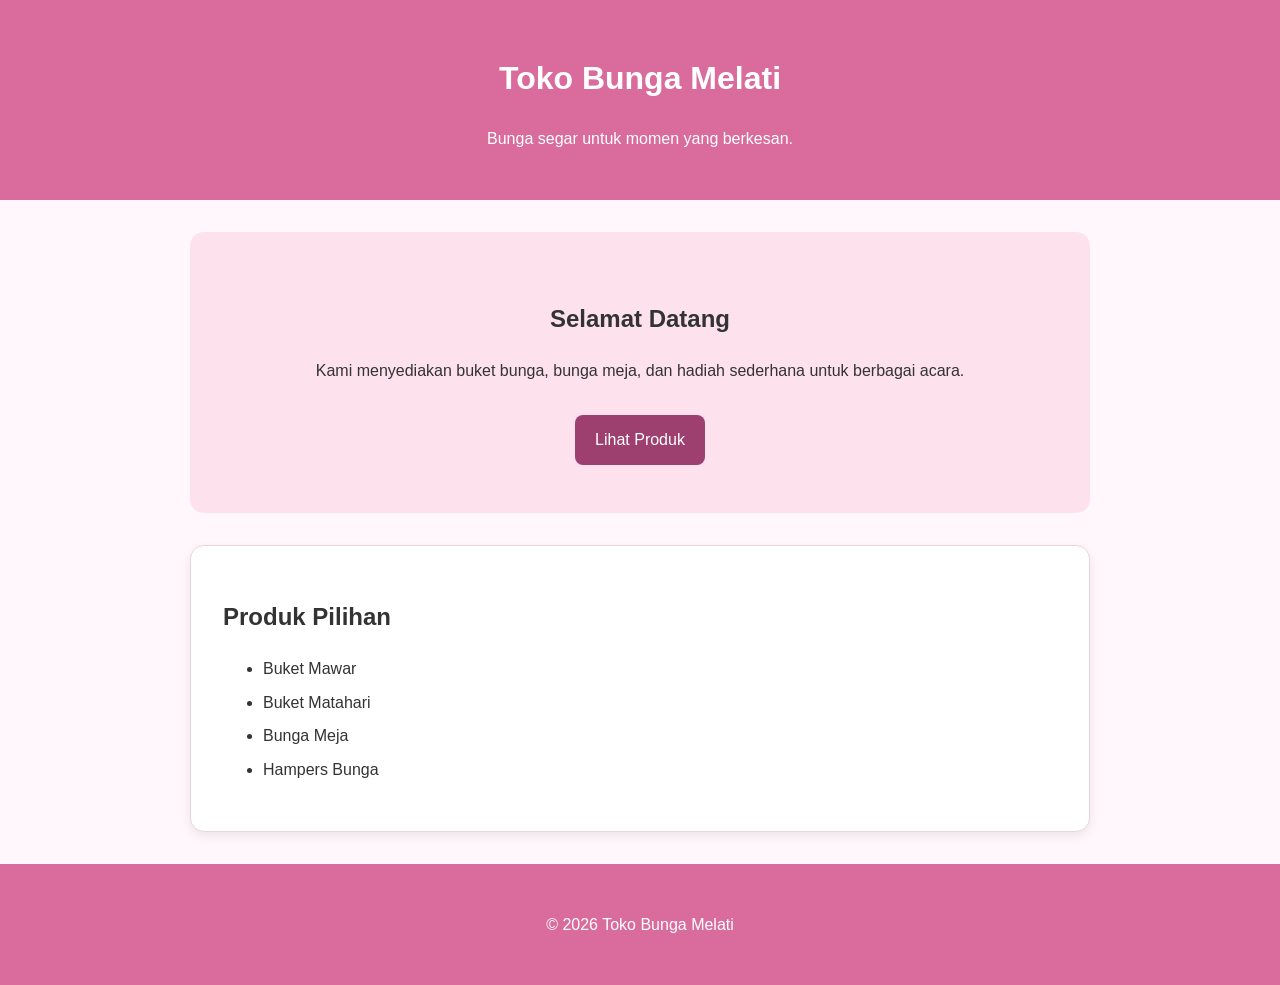
<file: Project_Cisco_CSS/01_Styling_Simple_Web_Page/index.html>
<!DOCTYPE html>
<html lang="id">
<head>
    <meta charset="UTF-8">
    <meta name="viewport" content="width=device-width, initial-scale=1.0">
    <title>Toko Bunga Melati</title>
    <link rel="stylesheet" href="style.css">
</head>
<body>
    <header class="header">
        <h1>Toko Bunga Melati</h1>
        <p>Bunga segar untuk momen yang berkesan.</p>
    </header>

    <main class="container">
        <section class="hero">
            <h2>Selamat Datang</h2>
            <p>Kami menyediakan buket bunga, bunga meja, dan hadiah sederhana untuk berbagai acara.</p>
            <a class="button" href="#produk">Lihat Produk</a>
        </section>

        <section id="produk" class="card">
            <h2>Produk Pilihan</h2>
            <ul>
                <li>Buket Mawar</li>
                <li>Buket Matahari</li>
                <li>Bunga Meja</li>
                <li>Hampers Bunga</li>
            </ul>
        </section>
    </main>

    <footer class="footer">
        <p>&copy; 2026 Toko Bunga Melati</p>
    </footer>
</body>
</html>
</file>
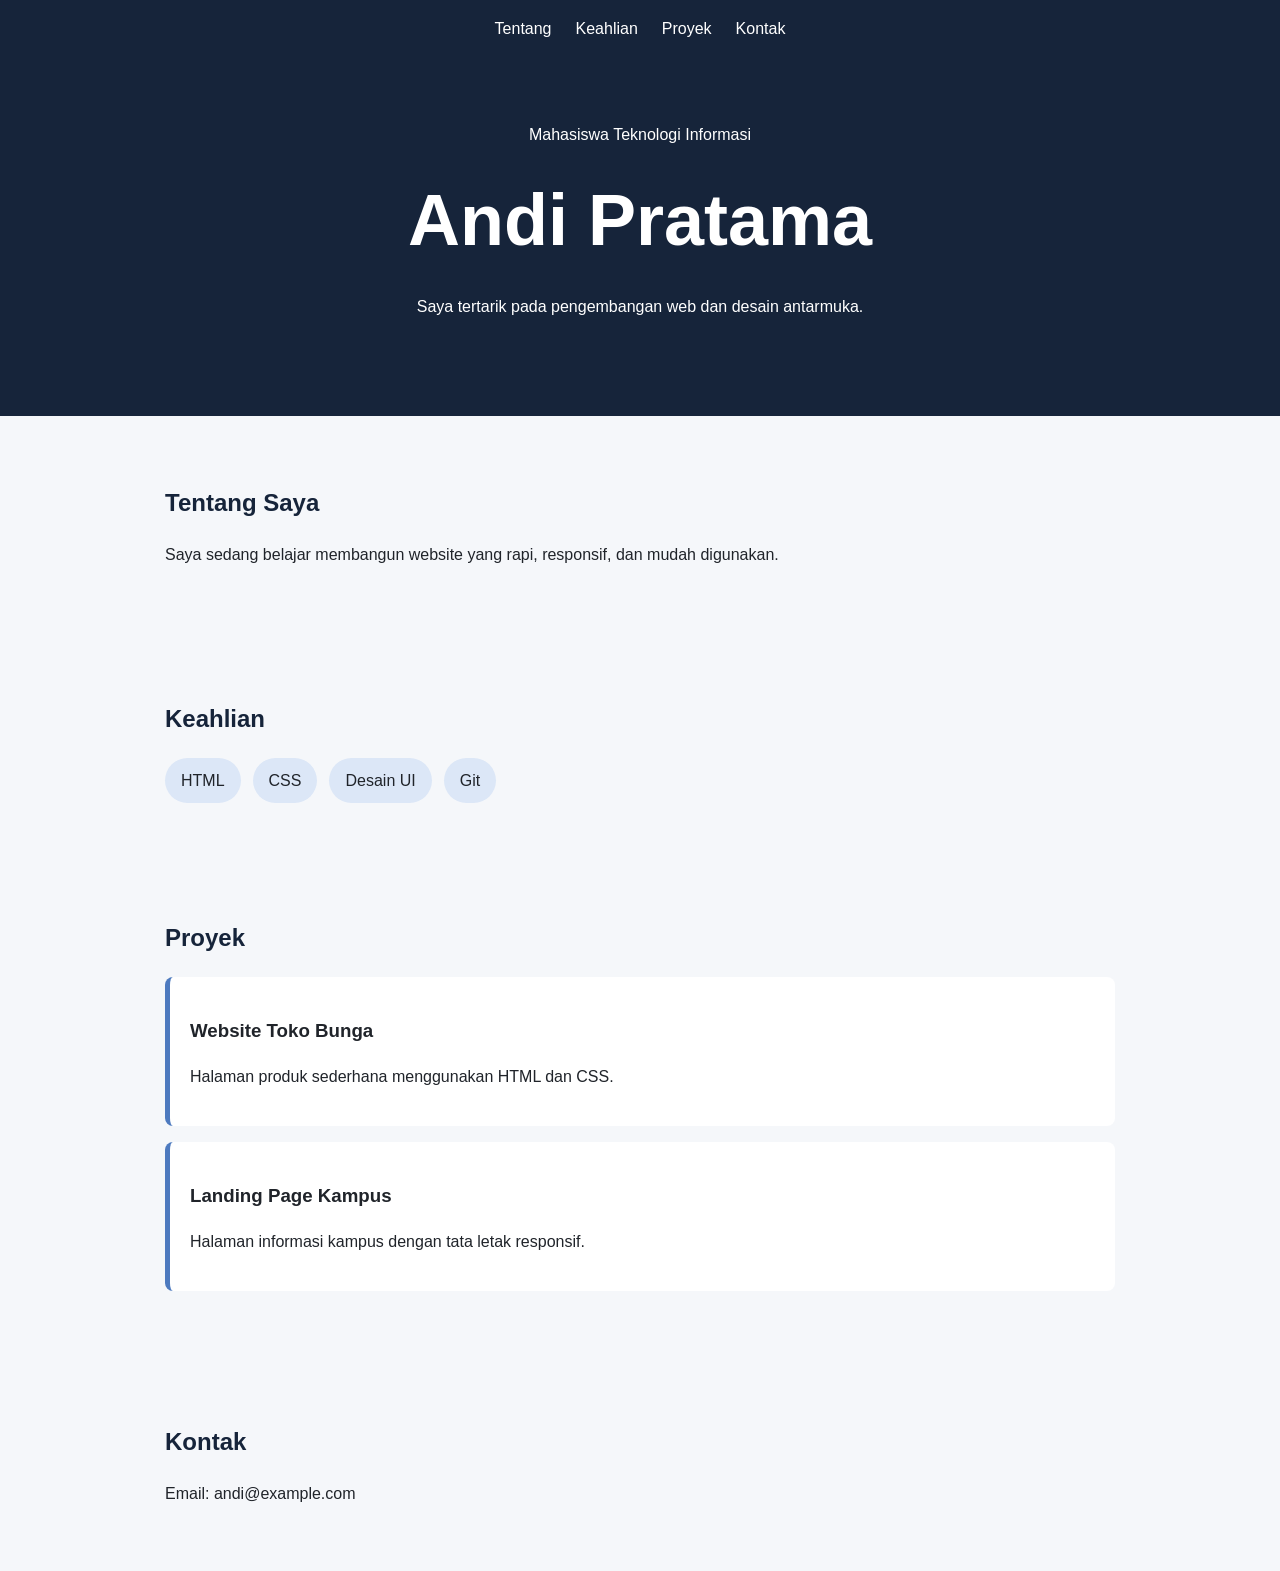
<file: Project_Cisco_CSS/02_Membuat_Portofolio/index.html>
<!DOCTYPE html>
<html lang="id">
<head>
    <meta charset="UTF-8">
    <meta name="viewport" content="width=device-width, initial-scale=1.0">
    <title>Portofolio Andi Pratama</title>
    <link rel="stylesheet" href="style.css">
</head>
<body>
    <header class="header">
        <nav>
            <a href="#tentang">Tentang</a>
            <a href="#keahlian">Keahlian</a>
            <a href="#proyek">Proyek</a>
            <a href="#kontak">Kontak</a>
        </nav>
        <section class="intro">
            <p>Mahasiswa Teknologi Informasi</p>
            <h1>Andi Pratama</h1>
            <p>Saya tertarik pada pengembangan web dan desain antarmuka.</p>
        </section>
    </header>

    <main class="container">
        <section id="tentang" class="section">
            <h2>Tentang Saya</h2>
            <p>Saya sedang belajar membangun website yang rapi, responsif, dan mudah digunakan.</p>
        </section>

        <section id="keahlian" class="section">
            <h2>Keahlian</h2>
            <div class="skills">
                <span>HTML</span><span>CSS</span><span>Desain UI</span><span>Git</span>
            </div>
        </section>

        <section id="proyek" class="section">
            <h2>Proyek</h2>
            <article class="project"><h3>Website Toko Bunga</h3><p>Halaman produk sederhana menggunakan HTML dan CSS.</p></article>
            <article class="project"><h3>Landing Page Kampus</h3><p>Halaman informasi kampus dengan tata letak responsif.</p></article>
        </section>

        <section id="kontak" class="section">
            <h2>Kontak</h2>
            <p>Email: andi@example.com</p>
        </section>
    </main>
</body>
</html>
</file>
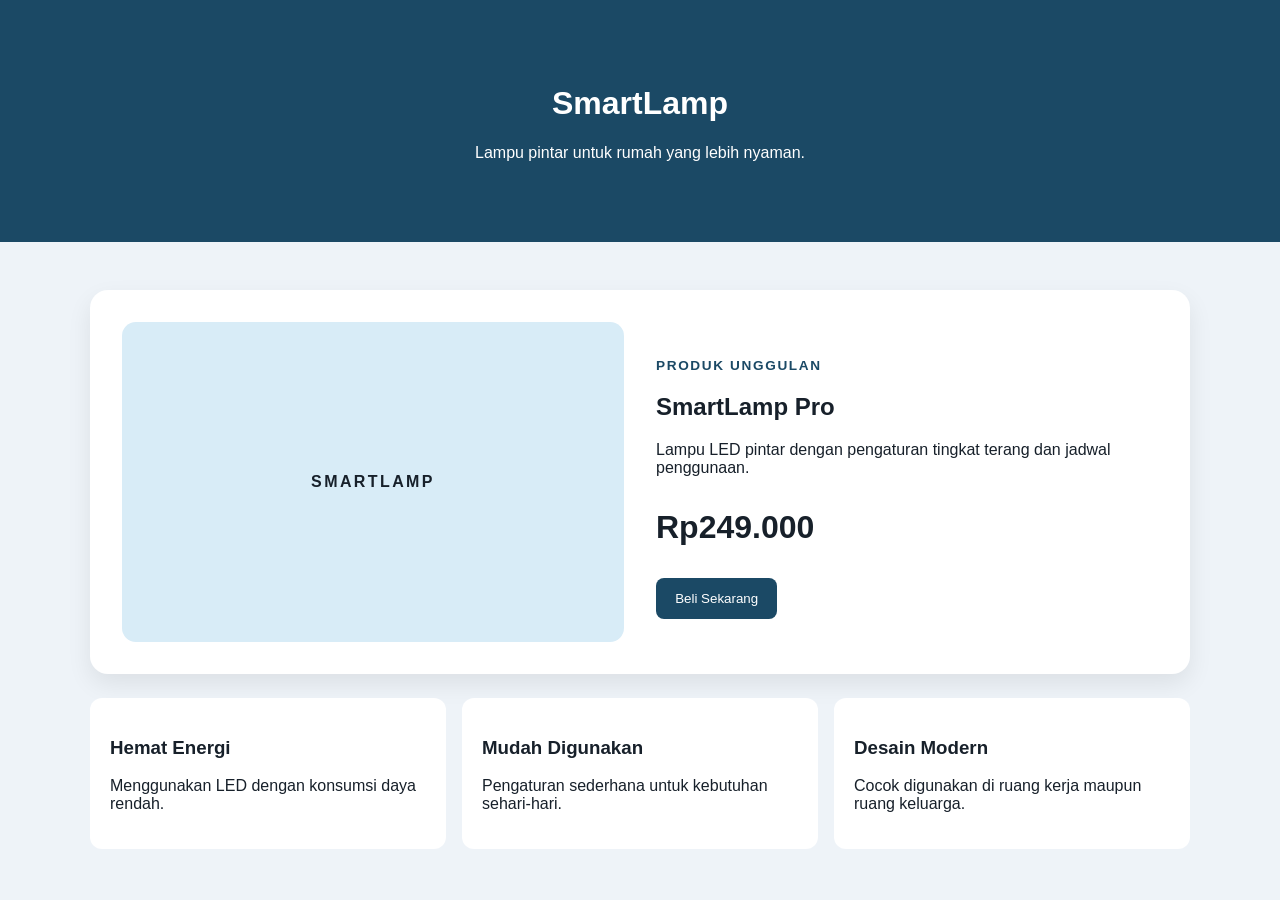
<file: Project_Cisco_CSS/03_Product_Showcase/index.html>
<!DOCTYPE html>
<html lang="id">
<head>
    <meta charset="UTF-8">
    <meta name="viewport" content="width=device-width, initial-scale=1.0">
    <title>SmartLamp - Etalase Produk</title>
    <link rel="stylesheet" href="style.css">
</head>
<body>
    <header class="header">
        <h1>SmartLamp</h1>
        <p>Lampu pintar untuk rumah yang lebih nyaman.</p>
    </header>

    <main class="container">
        <section class="product">
            <div class="product-visual" aria-label="Ilustrasi produk">SMARTLAMP</div>
            <div class="product-info">
                <p class="label">PRODUK UNGGULAN</p>
                <h2>SmartLamp Pro</h2>
                <p>Lampu LED pintar dengan pengaturan tingkat terang dan jadwal penggunaan.</p>
                <p class="price">Rp249.000</p>
                <button type="button">Beli Sekarang</button>
            </div>
        </section>

        <section class="features">
            <article><h3>Hemat Energi</h3><p>Menggunakan LED dengan konsumsi daya rendah.</p></article>
            <article><h3>Mudah Digunakan</h3><p>Pengaturan sederhana untuk kebutuhan sehari-hari.</p></article>
            <article><h3>Desain Modern</h3><p>Cocok digunakan di ruang kerja maupun ruang keluarga.</p></article>
        </section>
    </main>
</body>
</html>
</file>
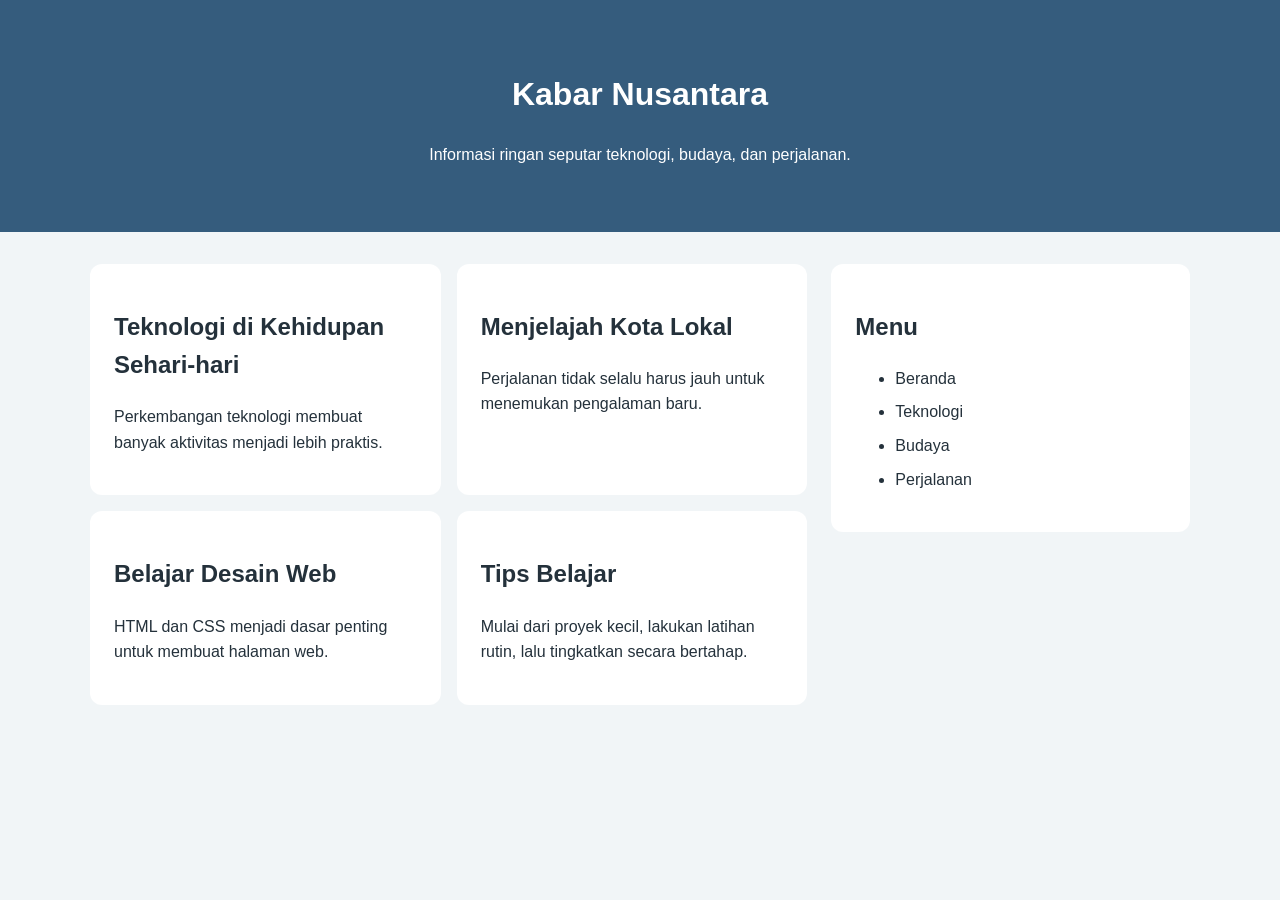
<file: Project_Cisco_CSS/04_Responsive_Multi_Column_Layout/index.html>
<!DOCTYPE html>
<html lang="id">
<head>
    <meta charset="UTF-8">
    <meta name="viewport" content="width=device-width, initial-scale=1.0">
    <title>Kabar Nusantara</title>
    <link rel="stylesheet" href="style.css">
</head>
<body>
    <header class="header"><h1>Kabar Nusantara</h1><p>Informasi ringan seputar teknologi, budaya, dan perjalanan.</p></header>

    <div class="layout">
        <main>
            <article><h2>Teknologi di Kehidupan Sehari-hari</h2><p>Perkembangan teknologi membuat banyak aktivitas menjadi lebih praktis.</p></article>
            <article><h2>Menjelajah Kota Lokal</h2><p>Perjalanan tidak selalu harus jauh untuk menemukan pengalaman baru.</p></article>
            <article><h2>Belajar Desain Web</h2><p>HTML dan CSS menjadi dasar penting untuk membuat halaman web.</p></article>
            <article><h2>Tips Belajar</h2><p>Mulai dari proyek kecil, lakukan latihan rutin, lalu tingkatkan secara bertahap.</p></article>
        </main>
        <aside>
            <h2>Menu</h2>
            <ul><li>Beranda</li><li>Teknologi</li><li>Budaya</li><li>Perjalanan</li></ul>
        </aside>
    </div>
</body>
</html>
</file>
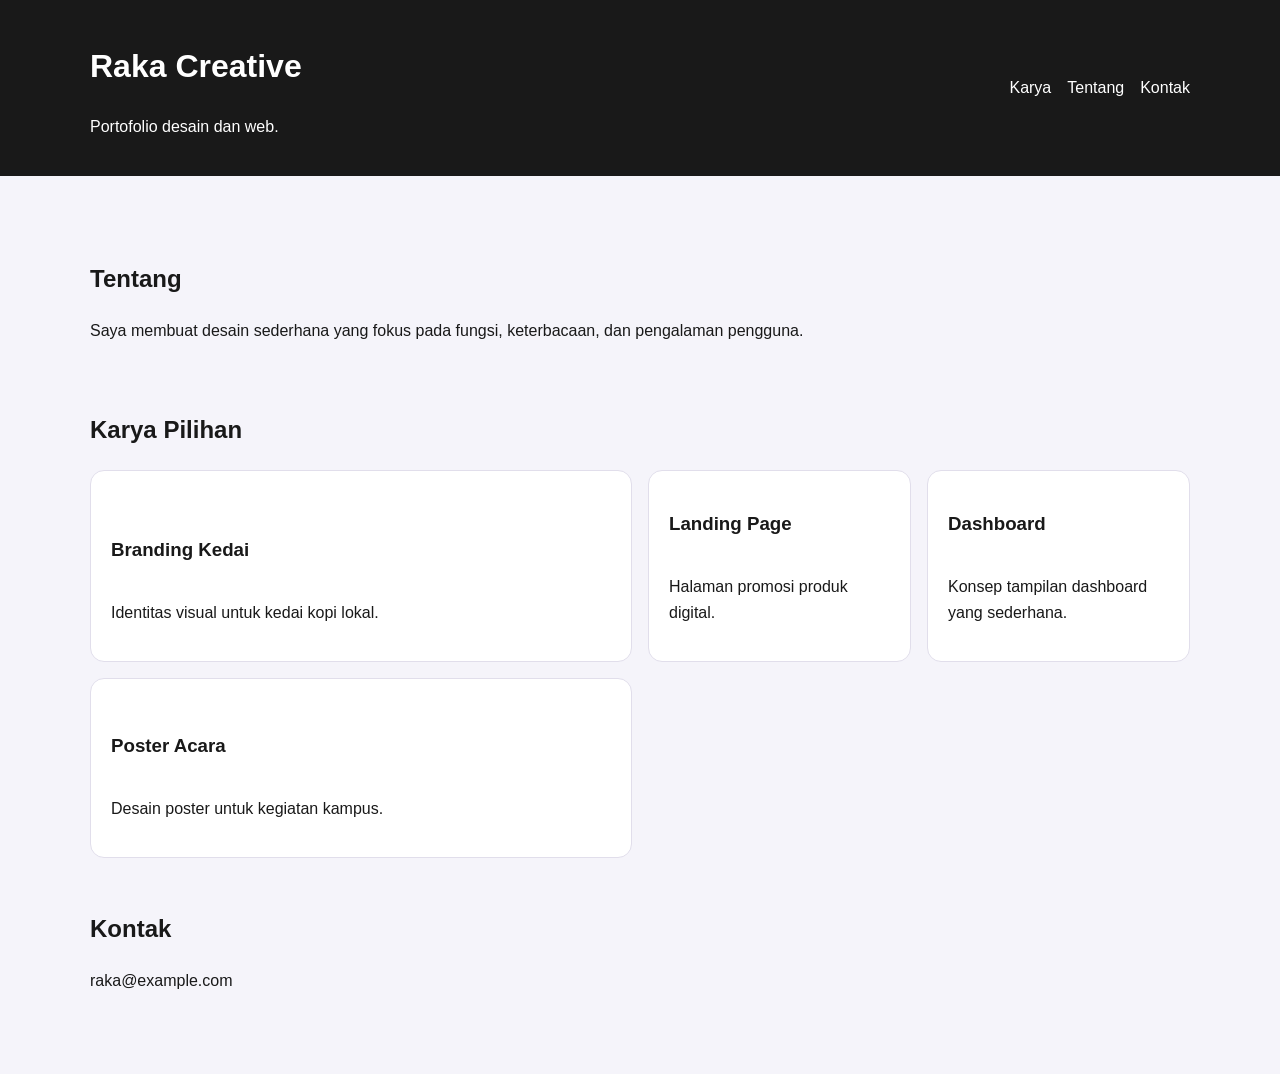
<file: Project_Cisco_CSS/05_Responsive_Portfolio_Flexbox_Grid/index.html>
<!DOCTYPE html>
<html lang="id">
<head>
    <meta charset="UTF-8">
    <meta name="viewport" content="width=device-width, initial-scale=1.0">
    <title>Portofolio Kreatif Raka</title>
    <link rel="stylesheet" href="style.css">
</head>
<body>
    <header class="header">
        <div class="header-inner">
            <div><h1>Raka Creative</h1><p>Portofolio desain dan web.</p></div>
            <nav><a href="#karya">Karya</a><a href="#tentang">Tentang</a><a href="#kontak">Kontak</a></nav>
        </div>
    </header>

    <main class="container">
        <section id="tentang" class="about">
            <h2>Tentang</h2>
            <p>Saya membuat desain sederhana yang fokus pada fungsi, keterbacaan, dan pengalaman pengguna.</p>
        </section>

        <section id="karya">
            <h2>Karya Pilihan</h2>
            <div class="grid">
                <article class="item"><h3>Branding Kedai</h3><p>Identitas visual untuk kedai kopi lokal.</p></article>
                <article class="item"><h3>Landing Page</h3><p>Halaman promosi produk digital.</p></article>
                <article class="item"><h3>Dashboard</h3><p>Konsep tampilan dashboard yang sederhana.</p></article>
                <article class="item"><h3>Poster Acara</h3><p>Desain poster untuk kegiatan kampus.</p></article>
            </div>
        </section>

        <section id="kontak" class="contact"><h2>Kontak</h2><p>raka@example.com</p></section>
    </main>
</body>
</html>
</file>
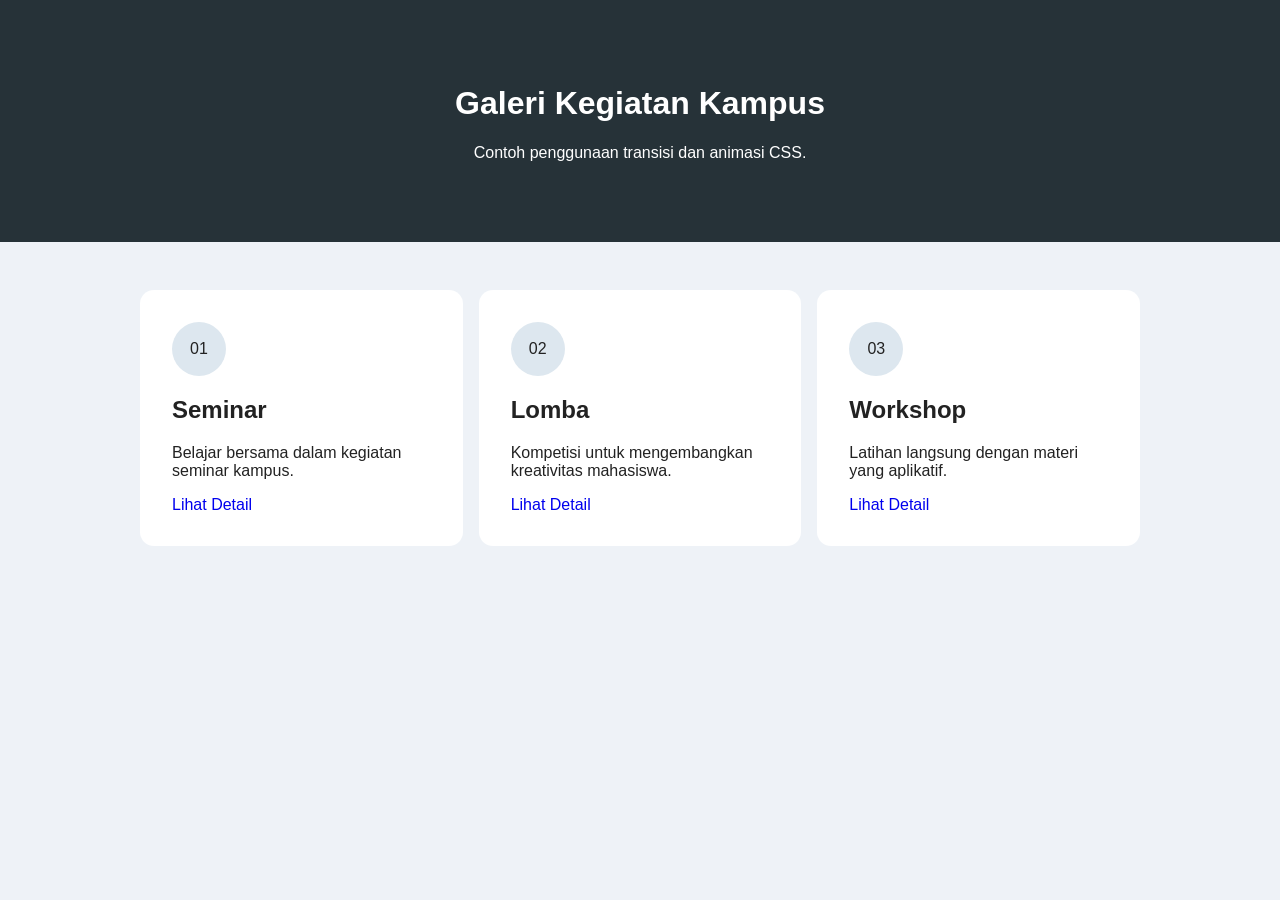
<file: Project_Cisco_CSS/06_Transitions_Animations/index.html>
<!DOCTYPE html>
<html lang="id">
<head>
    <meta charset="UTF-8">
    <meta name="viewport" content="width=device-width, initial-scale=1.0">
    <title>Galeri Foto Kampus</title>
    <link rel="stylesheet" href="style.css">
</head>
<body>
    <header class="header">
        <h1>Galeri Kegiatan Kampus</h1>
        <p>Contoh penggunaan transisi dan animasi CSS.</p>
    </header>

    <main class="container">
        <section class="cards">
            <article class="card"><span class="icon">01</span><h2>Seminar</h2><p>Belajar bersama dalam kegiatan seminar kampus.</p><a href="#">Lihat Detail</a></article>
            <article class="card"><span class="icon">02</span><h2>Lomba</h2><p>Kompetisi untuk mengembangkan kreativitas mahasiswa.</p><a href="#">Lihat Detail</a></article>
            <article class="card"><span class="icon">03</span><h2>Workshop</h2><p>Latihan langsung dengan materi yang aplikatif.</p><a href="#">Lihat Detail</a></article>
        </section>
    </main>
</body>
</html>
</file>
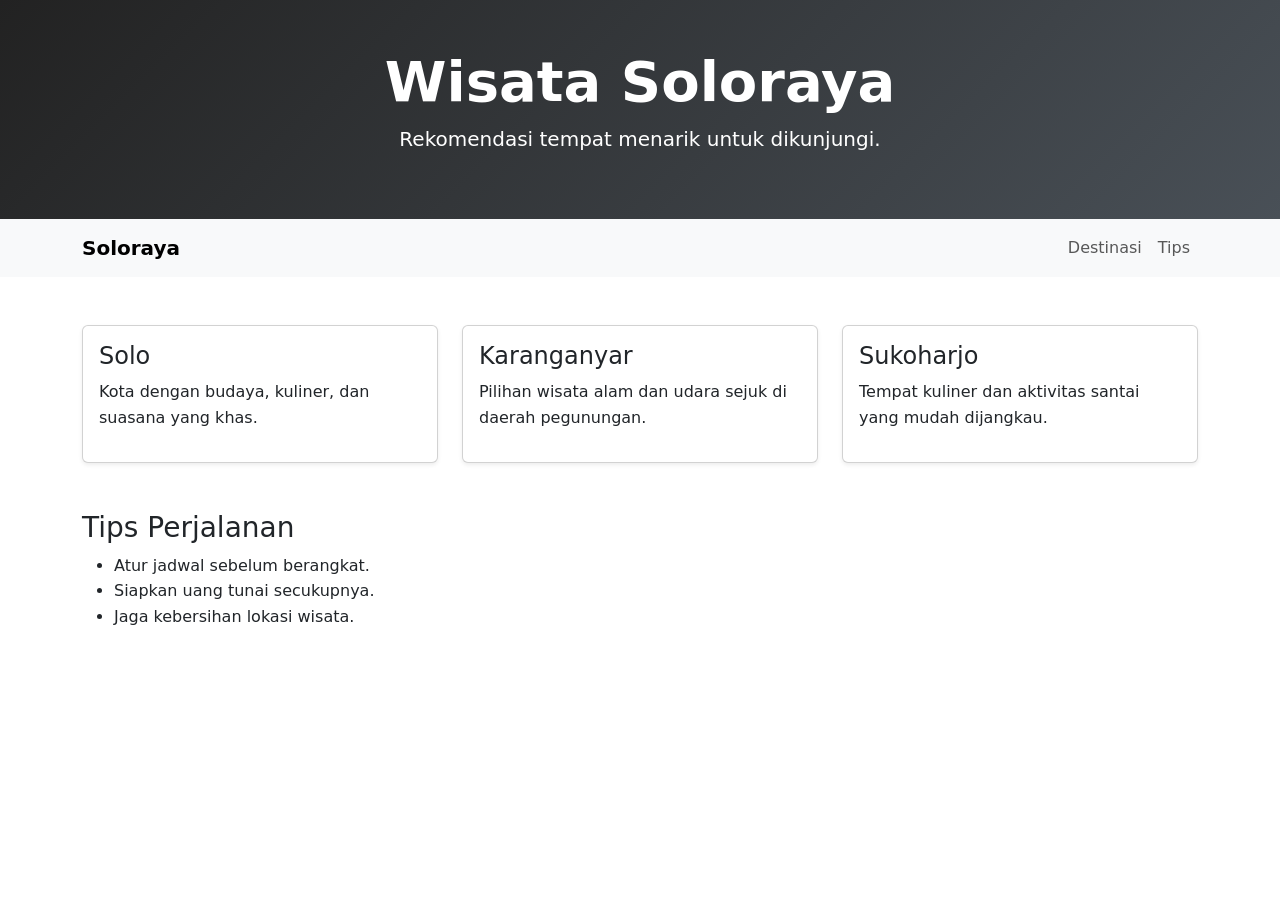
<file: Project_Cisco_CSS/07_Bootstrap_5_Responsive_Webpage/index.html>
<!DOCTYPE html>
<html lang="id">
<head>
    <meta charset="UTF-8">
    <meta name="viewport" content="width=device-width, initial-scale=1.0">
    <title>Wisata Soloraya - Bootstrap 5</title>
    <link href="https://cdn.jsdelivr.net/npm/bootstrap@5.3.3/dist/css/bootstrap.min.css" rel="stylesheet">
    <link rel="stylesheet" href="custom.css">
</head>
<body>
    <header class="bg-dark text-white py-5">
        <div class="container text-center">
            <h1 class="display-4 fw-bold">Wisata Soloraya</h1>
            <p class="lead">Rekomendasi tempat menarik untuk dikunjungi.</p>
        </div>
    </header>

    <nav class="navbar navbar-expand-lg bg-body-tertiary">
        <div class="container">
            <a class="navbar-brand fw-bold" href="#">Soloraya</a>
            <button class="navbar-toggler" type="button" data-bs-toggle="collapse" data-bs-target="#menu">Menu</button>
            <div class="collapse navbar-collapse" id="menu">
                <ul class="navbar-nav ms-auto">
                    <li class="nav-item"><a class="nav-link" href="#destinasi">Destinasi</a></li>
                    <li class="nav-item"><a class="nav-link" href="#tips">Tips</a></li>
                </ul>
            </div>
        </div>
    </nav>

    <main class="container py-5">
        <section id="destinasi">
            <div class="row g-4">
                <div class="col-md-4"><article class="card h-100 shadow-sm"><div class="card-body"><h2 class="h4">Solo</h2><p>Kota dengan budaya, kuliner, dan suasana yang khas.</p></div></article></div>
                <div class="col-md-4"><article class="card h-100 shadow-sm"><div class="card-body"><h2 class="h4">Karanganyar</h2><p>Pilihan wisata alam dan udara sejuk di daerah pegunungan.</p></div></article></div>
                <div class="col-md-4"><article class="card h-100 shadow-sm"><div class="card-body"><h2 class="h4">Sukoharjo</h2><p>Tempat kuliner dan aktivitas santai yang mudah dijangkau.</p></div></article></div>
            </div>
        </section>

        <section id="tips" class="mt-5">
            <h2 class="h3">Tips Perjalanan</h2>
            <ul>
                <li>Atur jadwal sebelum berangkat.</li>
                <li>Siapkan uang tunai secukupnya.</li>
                <li>Jaga kebersihan lokasi wisata.</li>
            </ul>
        </section>
    </main>

    <script src="https://cdn.jsdelivr.net/npm/bootstrap@5.3.3/dist/js/bootstrap.bundle.min.js"></script>
</body>
</html>
</file>
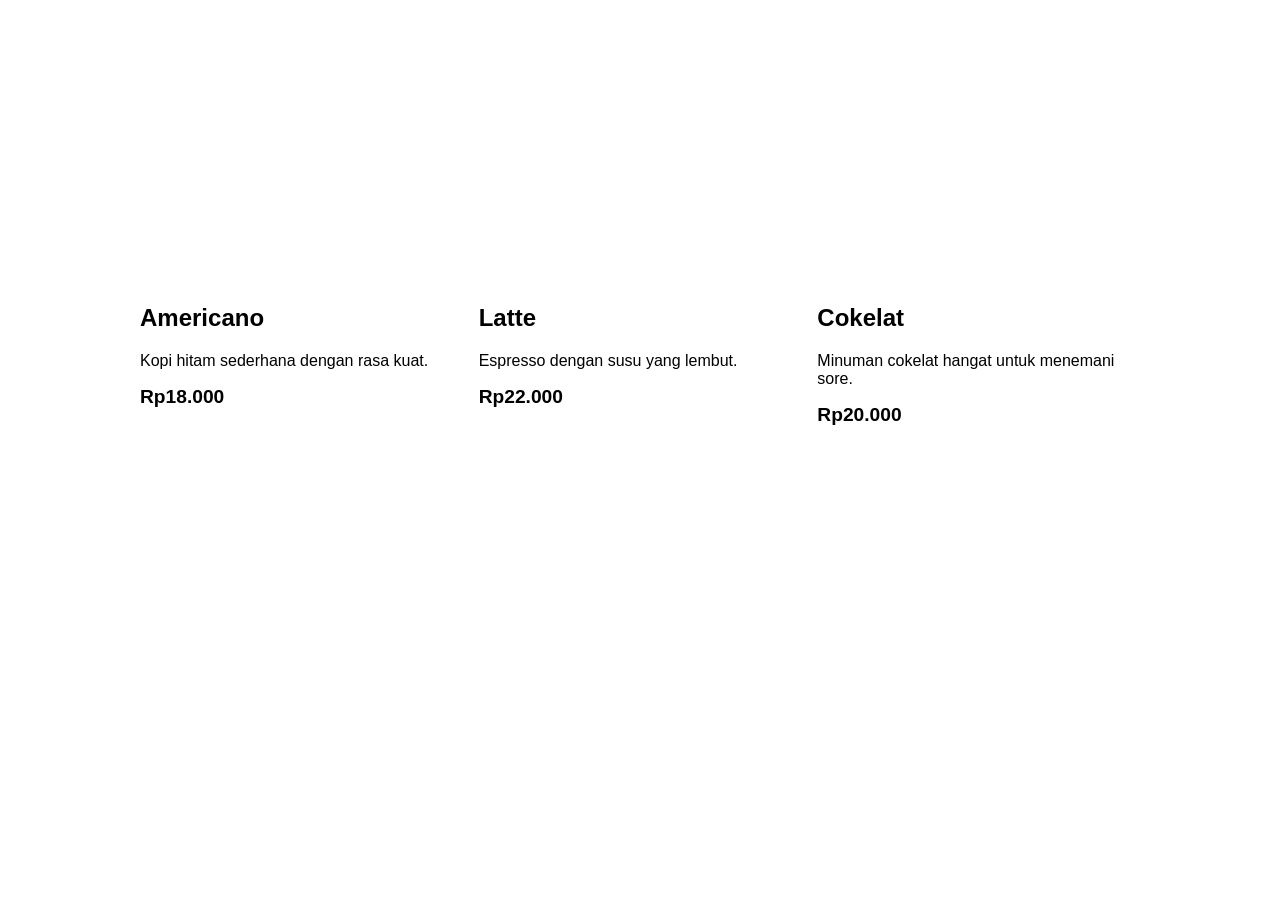
<file: Project_Cisco_CSS/08_Sass_Essentials/index.html>
<!DOCTYPE html>
<html lang="id">
<head>
    <meta charset="UTF-8">
    <meta name="viewport" content="width=device-width, initial-scale=1.0">
    <title>Kedai Kopi Senja - Sass</title>
    <link rel="stylesheet" href="style.css">
</head>
<body>
    <header class="header"><h1>Kedai Kopi Senja</h1><p>Kopi, cerita, dan suasana santai.</p></header>
    <main class="container">
        <section class="menu-grid">
            <article class="menu-card"><h2>Americano</h2><p>Kopi hitam sederhana dengan rasa kuat.</p><strong>Rp18.000</strong></article>
            <article class="menu-card"><h2>Latte</h2><p>Espresso dengan susu yang lembut.</p><strong>Rp22.000</strong></article>
            <article class="menu-card"><h2>Cokelat</h2><p>Minuman cokelat hangat untuk menemani sore.</p><strong>Rp20.000</strong></article>
        </section>
    </main>
</body>
</html>
</file>
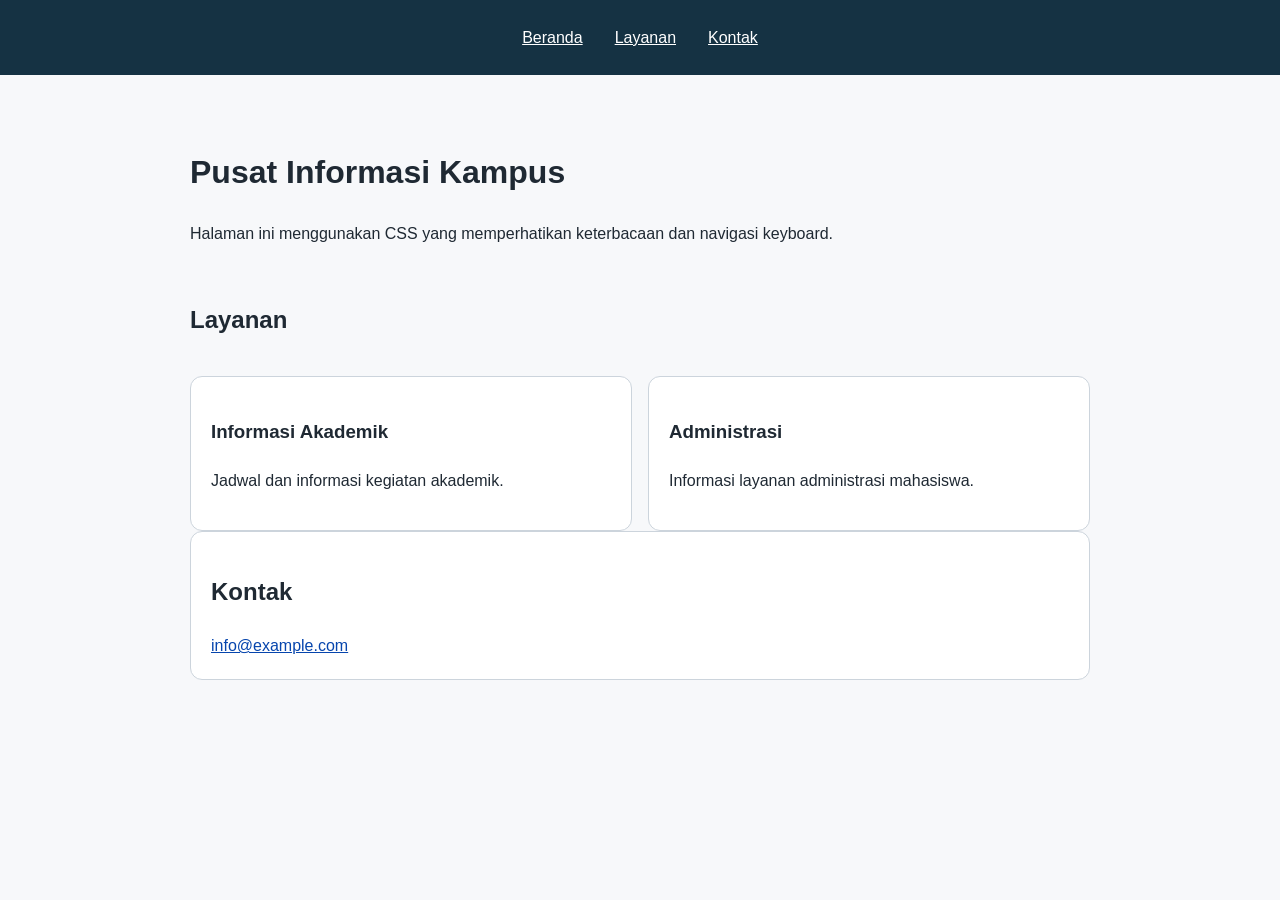
<file: Project_Cisco_CSS/09_Web_Accessibility_CSS/index.html>
<!DOCTYPE html>
<html lang="id">
<head>
    <meta charset="UTF-8">
    <meta name="viewport" content="width=device-width, initial-scale=1.0">
    <title>Pusat Informasi Kampus</title>
    <link rel="stylesheet" href="style.css">
</head>
<body>
    <a class="skip-link" href="#konten">Lewati ke konten utama</a>

    <header class="header">
        <nav aria-label="Navigasi utama">
            <a href="#konten">Beranda</a>
            <a href="#layanan">Layanan</a>
            <a href="#kontak">Kontak</a>
        </nav>
    </header>

    <main id="konten" class="container">
        <h1>Pusat Informasi Kampus</h1>
        <p>Halaman ini menggunakan CSS yang memperhatikan keterbacaan dan navigasi keyboard.</p>

        <section id="layanan" class="cards" aria-labelledby="judul-layanan">
            <h2 id="judul-layanan">Layanan</h2>
            <article><h3>Informasi Akademik</h3><p>Jadwal dan informasi kegiatan akademik.</p></article>
            <article><h3>Administrasi</h3><p>Informasi layanan administrasi mahasiswa.</p></article>
        </section>

        <section id="kontak" class="contact">
            <h2>Kontak</h2>
            <a class="contact-link" href="mailto:info@example.com">info@example.com</a>
        </section>
    </main>
</body>
</html>
</file>
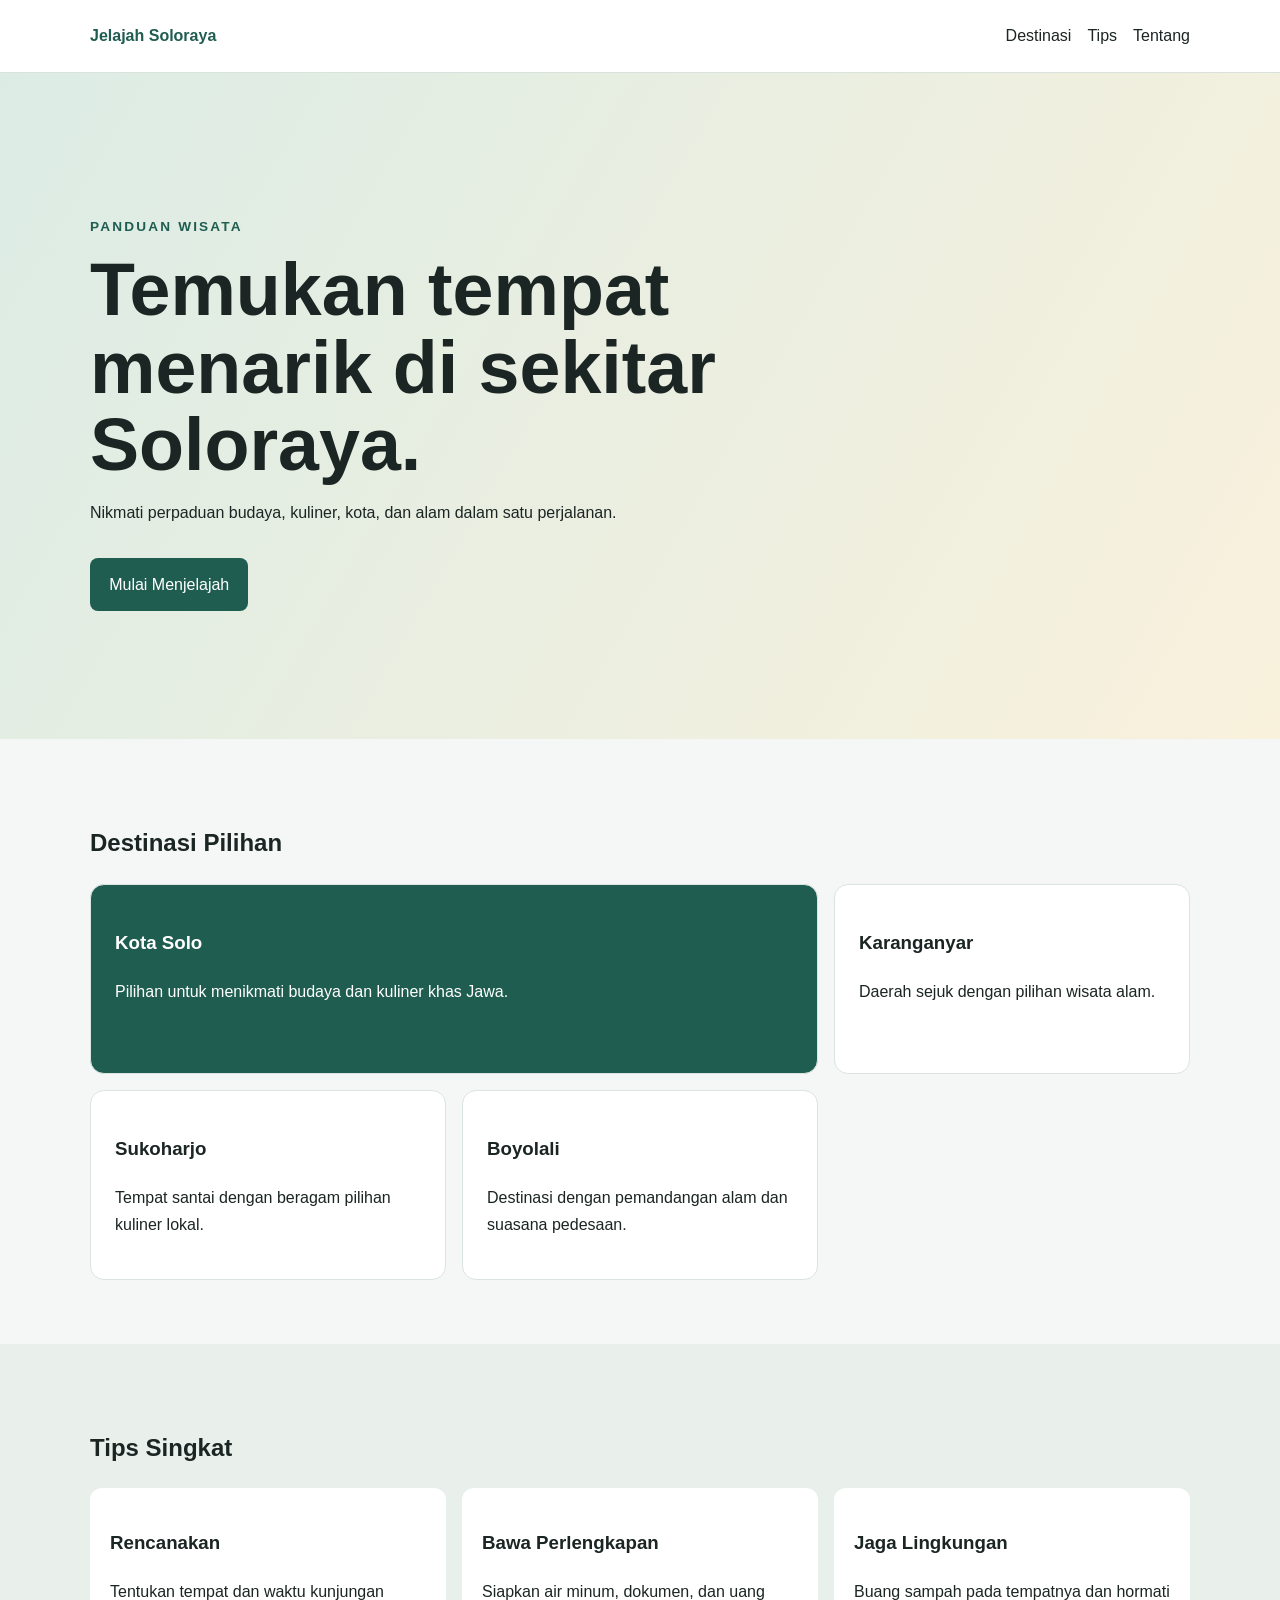
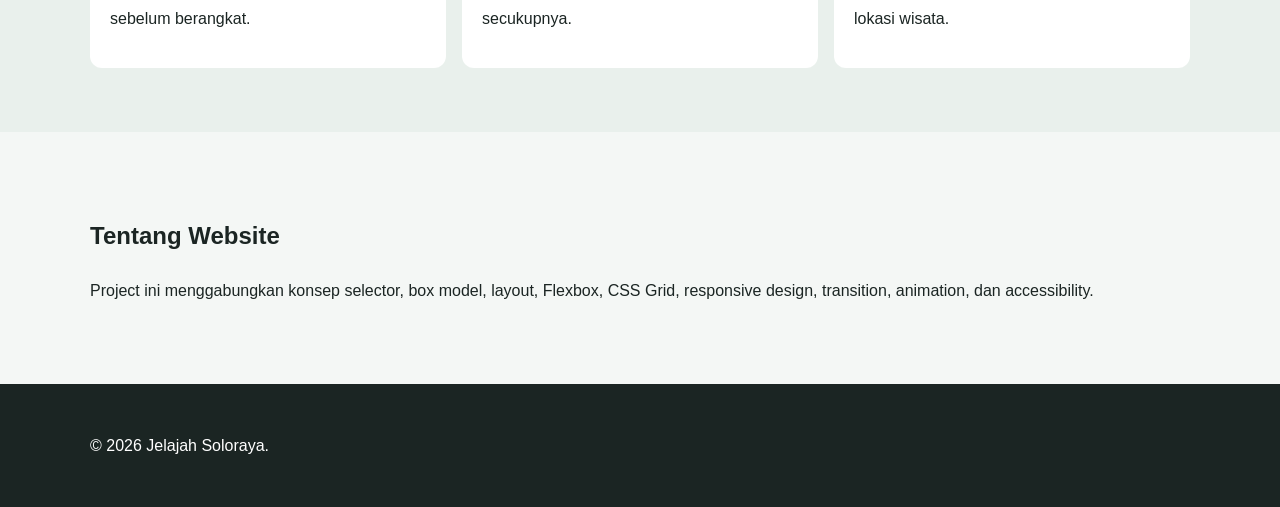
<file: Project_Cisco_CSS/10_Final_Comprehensive_Web_Design/index.html>
<!DOCTYPE html>
<html lang="id">
<head>
    <meta charset="UTF-8">
    <meta name="viewport" content="width=device-width, initial-scale=1.0">
    <meta name="description" content="Website wisata sederhana tentang destinasi Soloraya.">
    <title>Jelajah Soloraya</title>
    <link rel="stylesheet" href="style.css">
</head>
<body>
    <a class="skip-link" href="#utama">Lewati ke konten</a>

    <header class="site-header">
        <div class="container header-inner">
            <a class="brand" href="#">Jelajah Soloraya</a>
            <nav aria-label="Navigasi utama">
                <a href="#destinasi">Destinasi</a>
                <a href="#tips">Tips</a>
                <a href="#tentang">Tentang</a>
            </nav>
        </div>
    </header>

    <main id="utama">
        <section class="hero">
            <div class="container">
                <p class="eyebrow">PANDUAN WISATA</p>
                <h1>Temukan tempat menarik di sekitar Soloraya.</h1>
                <p>Nikmati perpaduan budaya, kuliner, kota, dan alam dalam satu perjalanan.</p>
                <a class="button" href="#destinasi">Mulai Menjelajah</a>
            </div>
        </section>

        <section id="destinasi" class="container section">
            <h2>Destinasi Pilihan</h2>
            <div class="destinations">
                <article class="destination featured">
                    <h3>Kota Solo</h3>
                    <p>Pilihan untuk menikmati budaya dan kuliner khas Jawa.</p>
                </article>
                <article class="destination">
                    <h3>Karanganyar</h3>
                    <p>Daerah sejuk dengan pilihan wisata alam.</p>
                </article>
                <article class="destination">
                    <h3>Sukoharjo</h3>
                    <p>Tempat santai dengan beragam pilihan kuliner lokal.</p>
                </article>
                <article class="destination">
                    <h3>Boyolali</h3>
                    <p>Destinasi dengan pemandangan alam dan suasana pedesaan.</p>
                </article>
            </div>
        </section>

        <section id="tips" class="section section-alt">
            <div class="container">
                <h2>Tips Singkat</h2>
                <div class="tips">
                    <article><h3>Rencanakan</h3><p>Tentukan tempat dan waktu kunjungan sebelum berangkat.</p></article>
                    <article><h3>Bawa Perlengkapan</h3><p>Siapkan air minum, dokumen, dan uang secukupnya.</p></article>
                    <article><h3>Jaga Lingkungan</h3><p>Buang sampah pada tempatnya dan hormati lokasi wisata.</p></article>
                </div>
            </div>
        </section>

        <section id="tentang" class="container section">
            <h2>Tentang Website</h2>
            <p>Project ini menggabungkan konsep selector, box model, layout, Flexbox, CSS Grid, responsive design, transition, animation, dan accessibility.</p>
        </section>
    </main>

    <footer class="footer">
        <div class="container"><p>&copy; 2026 Jelajah Soloraya.</p></div>
    </footer>
</body>
</html>
</file>
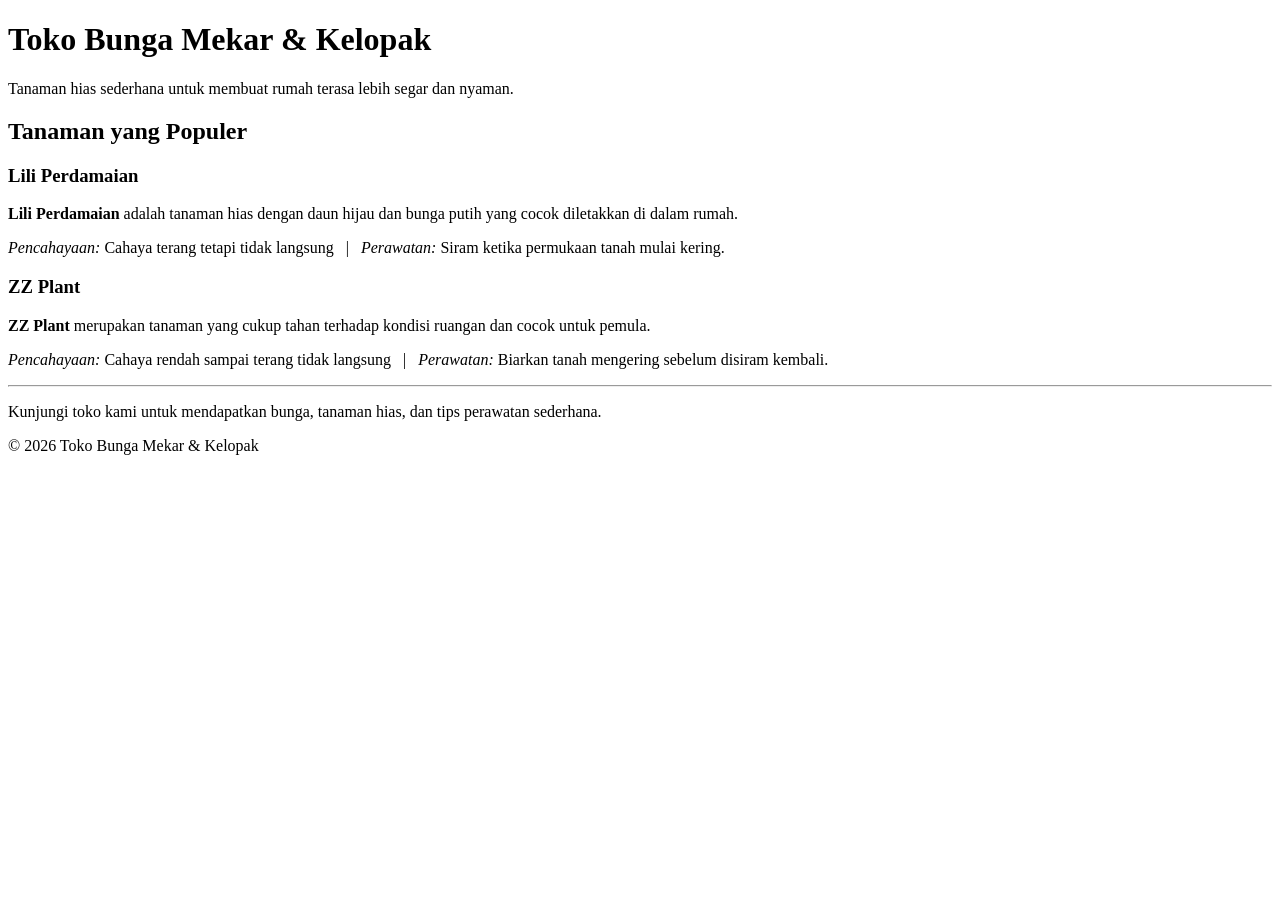
<file: Project_Cisco_HTML/01_Flower_Shop/index.html>
<!DOCTYPE html>
<html lang="id">
<head>
  <meta charset="UTF-8">
  <meta name="viewport" content="width=device-width, initial-scale=1.0">
  <title>Toko Bunga Mekar &amp; Kelopak</title>
</head>
<body>
  <header>
    <h1>Toko Bunga Mekar &amp; Kelopak</h1>
    <p>Tanaman hias sederhana untuk membuat rumah terasa lebih segar dan nyaman.</p>
  </header>

  <main>
    <h2>Tanaman yang Populer</h2>

    <section>
      <h3>Lili Perdamaian</h3>
      <p><strong>Lili Perdamaian</strong> adalah tanaman hias dengan daun hijau dan bunga putih yang cocok diletakkan di dalam rumah.</p>
      <p><em>Pencahayaan:</em> Cahaya terang tetapi tidak langsung &nbsp; | &nbsp; <em>Perawatan:</em> Siram ketika permukaan tanah mulai kering.</p>
    </section>

    <section>
      <h3>ZZ Plant</h3>
      <p><strong>ZZ Plant</strong> merupakan tanaman yang cukup tahan terhadap kondisi ruangan dan cocok untuk pemula.</p>
      <p><em>Pencahayaan:</em> Cahaya rendah sampai terang tidak langsung &nbsp; | &nbsp; <em>Perawatan:</em> Biarkan tanah mengering sebelum disiram kembali.</p>
    </section>

    <hr>
    <p>Kunjungi toko kami untuk mendapatkan bunga, tanaman hias, dan tips perawatan sederhana.</p>
  </main>

  <footer>
    <p>&copy; 2026 Toko Bunga Mekar &amp; Kelopak</p>
  </footer>
</body>
</html>
</file>
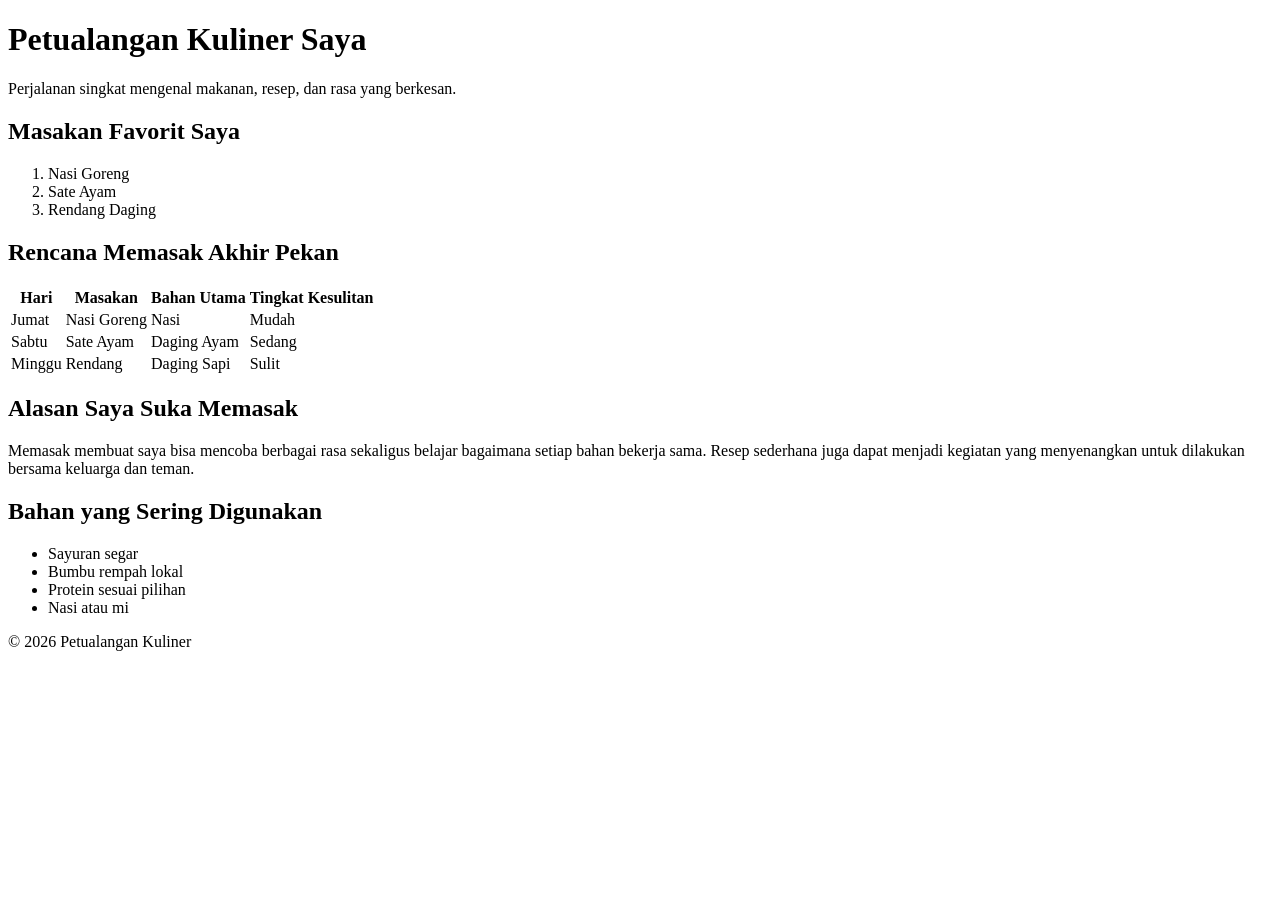
<file: Project_Cisco_HTML/02_Culinary_Adventure/index.html>
<!DOCTYPE html>
<html lang="id">
<head>
  <meta charset="UTF-8">
  <meta name="viewport" content="width=device-width, initial-scale=1.0">
  <title>Petualangan Kuliner</title>
</head>
<body>
  <header>
    <h1>Petualangan Kuliner Saya</h1>
    <p>Perjalanan singkat mengenal makanan, resep, dan rasa yang berkesan.</p>
  </header>

  <main>
    <h2>Masakan Favorit Saya</h2>
    <ol>
      <li>Nasi Goreng</li>
      <li>Sate Ayam</li>
      <li>Rendang Daging</li>
    </ol>

    <h2>Rencana Memasak Akhir Pekan</h2>
    <table>
      <thead>
        <tr>
          <th>Hari</th>
          <th>Masakan</th>
          <th>Bahan Utama</th>
          <th>Tingkat Kesulitan</th>
        </tr>
      </thead>
      <tbody>
        <tr>
          <td>Jumat</td>
          <td>Nasi Goreng</td>
          <td>Nasi</td>
          <td>Mudah</td>
        </tr>
        <tr>
          <td>Sabtu</td>
          <td>Sate Ayam</td>
          <td>Daging Ayam</td>
          <td>Sedang</td>
        </tr>
        <tr>
          <td>Minggu</td>
          <td>Rendang</td>
          <td>Daging Sapi</td>
          <td>Sulit</td>
        </tr>
      </tbody>
    </table>

    <h2>Alasan Saya Suka Memasak</h2>
    <p>Memasak membuat saya bisa mencoba berbagai rasa sekaligus belajar bagaimana setiap bahan bekerja sama. Resep sederhana juga dapat menjadi kegiatan yang menyenangkan untuk dilakukan bersama keluarga dan teman.</p>

    <h2>Bahan yang Sering Digunakan</h2>
    <ul>
      <li>Sayuran segar</li>
      <li>Bumbu rempah lokal</li>
      <li>Protein sesuai pilihan</li>
      <li>Nasi atau mi</li>
    </ul>
  </main>

  <footer>
    <p>&copy; 2026 Petualangan Kuliner</p>
  </footer>
</body>
</html>
</file>
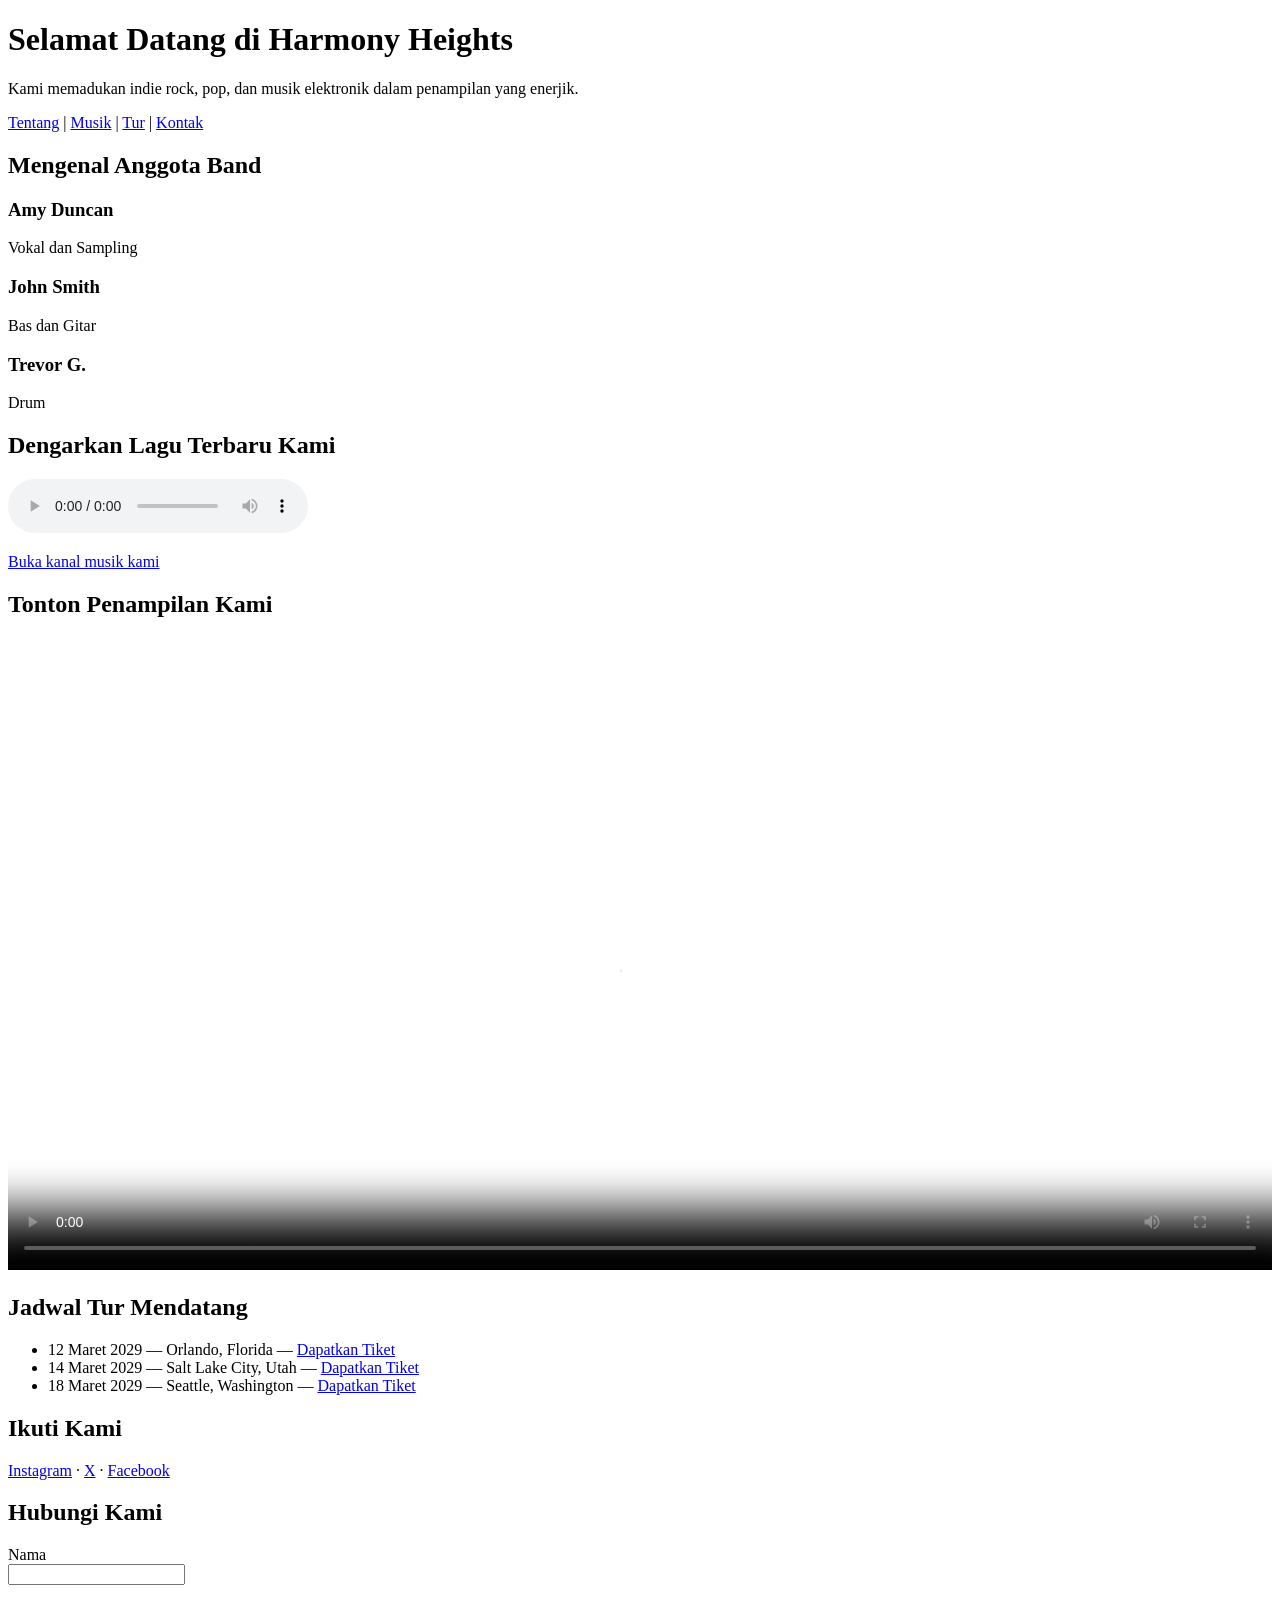
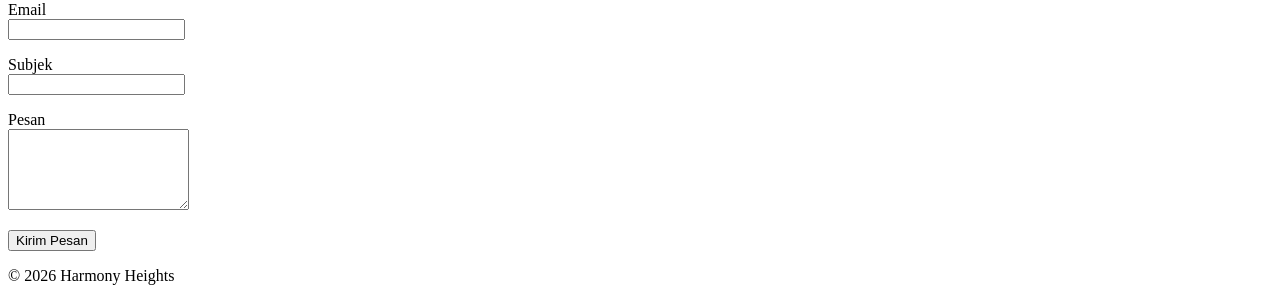
<file: Project_Cisco_HTML/03_Harmony_Heights/index.html>
<!DOCTYPE html>
<html lang="id">
<head>
  <meta charset="UTF-8">
  <meta name="viewport" content="width=device-width, initial-scale=1.0">
  <title>Harmony Heights | Halaman Resmi Band</title>
</head>
<body>
  <header>
    <h1>Selamat Datang di Harmony Heights</h1>
    <p>Kami memadukan indie rock, pop, dan musik elektronik dalam penampilan yang enerjik.</p>

    <nav aria-label="Navigasi utama">
      <a href="#tentang">Tentang</a> |
      <a href="#musik">Musik</a> |
      <a href="#tur">Tur</a> |
      <a href="#kontak">Kontak</a>
    </nav>
  </header>

  <main>
    <section id="tentang">
      <h2>Mengenal Anggota Band</h2>
      <div class="member">
        <h3>Amy Duncan</h3>
        <p>Vokal dan Sampling</p>
      </div>
      <div class="member">
        <h3>John Smith</h3>
        <p>Bas dan Gitar</p>
      </div>
      <div class="member">
        <h3>Trevor G.</h3>
        <p>Drum</p>
      </div>
    </section>

    <section id="musik">
      <h2>Dengarkan Lagu Terbaru Kami</h2>
      <audio controls>
        <source src="https://www.w3schools.com/html/horse.mp3" type="audio/mpeg">
        Browser Anda tidak mendukung elemen audio.
      </audio>
      <p><a href="https://www.youtube.com/" target="_blank" rel="noopener">Buka kanal musik kami</a></p>
    </section>

    <section>
      <h2>Tonton Penampilan Kami</h2>
      <video controls width="100%" poster="https://images.unsplash.com/photo-1492684223066-81342ee5ff30?auto=format&amp;fit=crop&amp;w=1200&amp;q=80">
        <source src="https://www.w3schools.com/html/mov_bbb.mp4" type="video/mp4">
        Browser Anda tidak mendukung elemen video.
      </video>
    </section>

    <section id="tur">
      <h2>Jadwal Tur Mendatang</h2>
      <ul>
        <li>12 Maret 2029 — Orlando, Florida — <a href="#kontak">Dapatkan Tiket</a></li>
        <li>14 Maret 2029 — Salt Lake City, Utah — <a href="#kontak">Dapatkan Tiket</a></li>
        <li>18 Maret 2029 — Seattle, Washington — <a href="#kontak">Dapatkan Tiket</a></li>
      </ul>
    </section>

    <section>
      <h2>Ikuti Kami</h2>
      <p>
        <a href="https://instagram.com/" target="_blank" rel="noopener">Instagram</a> ·
        <a href="https://x.com/" target="_blank" rel="noopener">X</a> ·
        <a href="https://facebook.com/" target="_blank" rel="noopener">Facebook</a>
      </p>
    </section>

    <section id="kontak">
      <h2>Hubungi Kami</h2>
      <form action="#" method="post">
        <p>
          <label for="nama">Nama</label><br>
          <input id="nama" name="nama" type="text" required>
        </p>
        <p>
          <label for="email">Email</label><br>
          <input id="email" name="email" type="email" required>
        </p>
        <p>
          <label for="subjek">Subjek</label><br>
          <input id="subjek" name="subjek" type="text">
        </p>
        <p>
          <label for="pesan">Pesan</label><br>
          <textarea id="pesan" name="pesan" rows="5"></textarea>
        </p>
        <button type="submit">Kirim Pesan</button>
      </form>
    </section>
  </main>

  <footer>
    <p>&copy; 2026 Harmony Heights</p>
  </footer>
</body>
</html>
</file>
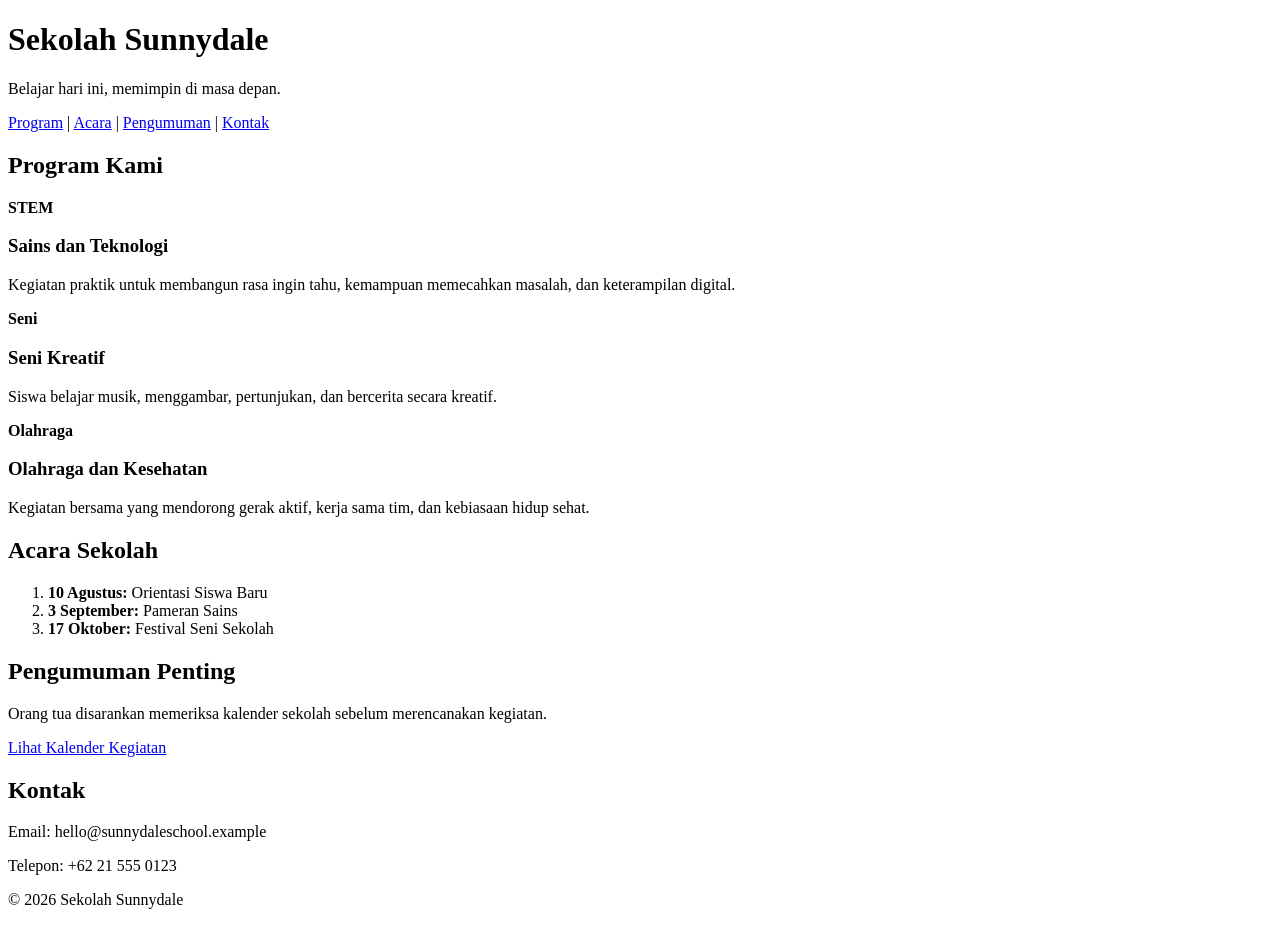
<file: Project_Cisco_HTML/04_Sunnydale_School/index.html>
<!DOCTYPE html>
<html lang="id">
<head>
  <meta charset="UTF-8">
  <meta name="viewport" content="width=device-width, initial-scale=1.0">
  <title>Sekolah Sunnydale | Pengembangan Halaman Web</title>
</head>
<body>
  <header>
    <h1>Sekolah Sunnydale</h1>
    <p>Belajar hari ini, memimpin di masa depan.</p>

    <nav aria-label="Navigasi utama">
      <a href="#program">Program</a> |
      <a href="#acara">Acara</a> |
      <a href="#pengumuman">Pengumuman</a> |
      <a href="#kontak">Kontak</a>
    </nav>
  </header>

  <main>
    <section id="program">
      <h2>Program Kami</h2>

      <article>
        <p><strong>STEM</strong></p>
        <h3>Sains dan Teknologi</h3>
        <p>Kegiatan praktik untuk membangun rasa ingin tahu, kemampuan memecahkan masalah, dan keterampilan digital.</p>
      </article>

      <article>
        <p><strong>Seni</strong></p>
        <h3>Seni Kreatif</h3>
        <p>Siswa belajar musik, menggambar, pertunjukan, dan bercerita secara kreatif.</p>
      </article>

      <article>
        <p><strong>Olahraga</strong></p>
        <h3>Olahraga dan Kesehatan</h3>
        <p>Kegiatan bersama yang mendorong gerak aktif, kerja sama tim, dan kebiasaan hidup sehat.</p>
      </article>
    </section>

    <section id="acara">
      <h2>Acara Sekolah</h2>
      <ol>
        <li><strong>10 Agustus:</strong> Orientasi Siswa Baru</li>
        <li><strong>3 September:</strong> Pameran Sains</li>
        <li><strong>17 Oktober:</strong> Festival Seni Sekolah</li>
      </ol>
    </section>

    <aside id="pengumuman">
      <h2>Pengumuman Penting</h2>
      <p>Orang tua disarankan memeriksa kalender sekolah sebelum merencanakan kegiatan.</p>
      <p><a href="#acara">Lihat Kalender Kegiatan</a></p>
    </aside>

    <section id="kontak">
      <h2>Kontak</h2>
      <p>Email: hello@sunnydaleschool.example</p>
      <p>Telepon: +62 21 555 0123</p>
    </section>
  </main>

  <footer>
    <p>&copy; 2026 Sekolah Sunnydale</p>
  </footer>
</body>
</html>
</file>
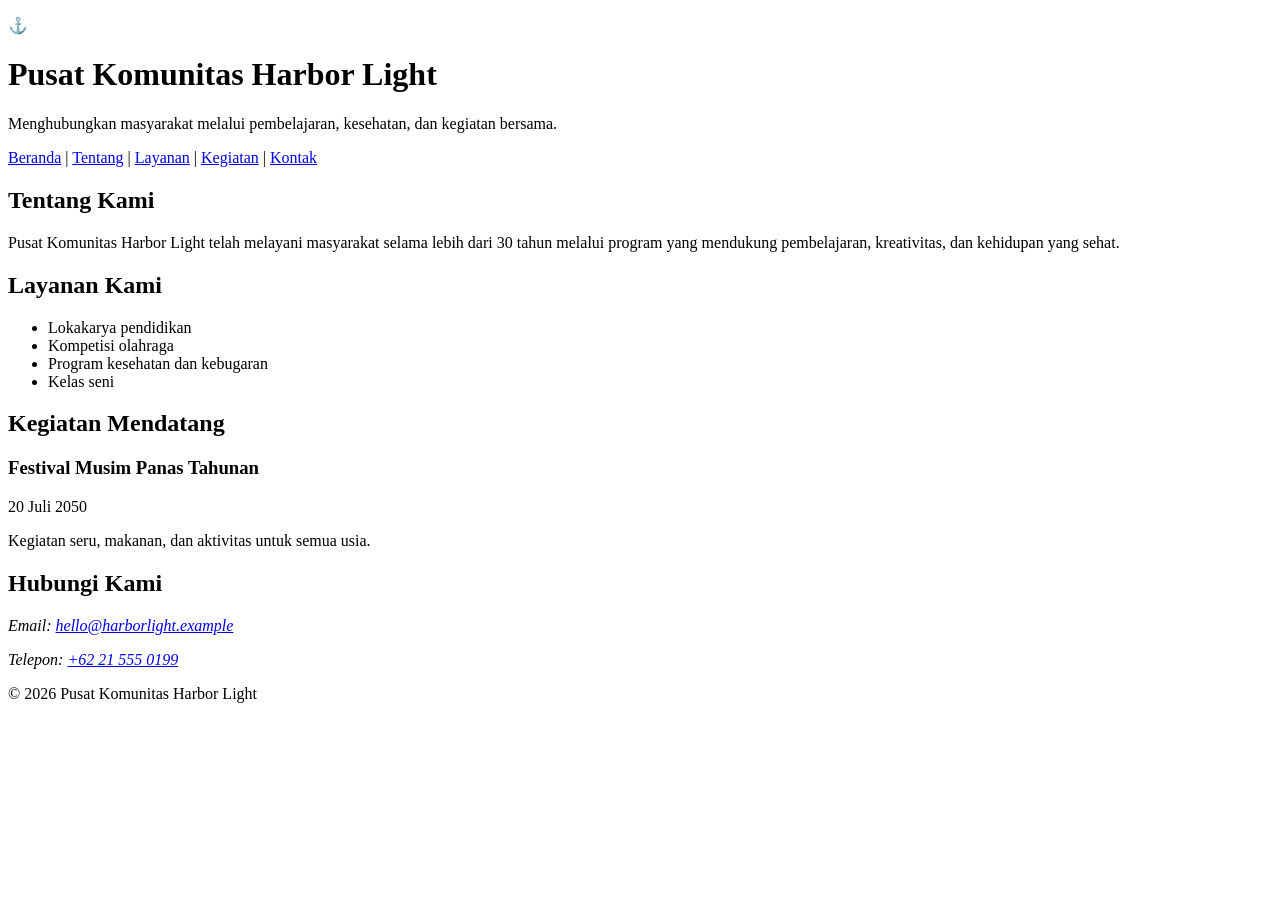
<file: Project_Cisco_HTML/05_Harbor_Light/index.html>
<!DOCTYPE html>
<html lang="id">
<head>
  <meta charset="UTF-8">
  <meta name="viewport" content="width=device-width, initial-scale=1.0">
  <meta name="description" content="Informasi layanan, kegiatan, dan kontak Pusat Komunitas Harbor Light.">
  <title>Pusat Komunitas Harbor Light</title>
</head>
<body itemscope itemtype="https://schema.org/CommunityCenter">
  <header role="banner">
    <p aria-label="Logo Pusat Komunitas Harbor Light" role="img">⚓</p>
    <h1 itemprop="name">Pusat Komunitas Harbor Light</h1>
    <p itemprop="description">Menghubungkan masyarakat melalui pembelajaran, kesehatan, dan kegiatan bersama.</p>
  </header>

  <nav aria-label="Navigasi utama">
    <a href="#beranda">Beranda</a> |
    <a href="#tentang">Tentang</a> |
    <a href="#layanan">Layanan</a> |
    <a href="#kegiatan">Kegiatan</a> |
    <a href="#kontak">Kontak</a>
  </nav>

  <main id="beranda" tabindex="-1">
    <section id="tentang" aria-labelledby="judul-tentang">
      <h2 id="judul-tentang">Tentang Kami</h2>
      <p>Pusat Komunitas Harbor Light telah melayani masyarakat selama lebih dari 30 tahun melalui program yang mendukung pembelajaran, kreativitas, dan kehidupan yang sehat.</p>
    </section>

    <section id="layanan" aria-labelledby="judul-layanan">
      <h2 id="judul-layanan">Layanan Kami</h2>
      <ul>
        <li>Lokakarya pendidikan</li>
        <li>Kompetisi olahraga</li>
        <li>Program kesehatan dan kebugaran</li>
        <li>Kelas seni</li>
      </ul>
    </section>

    <section id="kegiatan" aria-labelledby="judul-kegiatan">
      <h2 id="judul-kegiatan">Kegiatan Mendatang</h2>
      <article>
        <h3>Festival Musim Panas Tahunan</h3>
        <p><time datetime="2050-07-20">20 Juli 2050</time></p>
        <p>Kegiatan seru, makanan, dan aktivitas untuk semua usia.</p>
      </article>
    </section>

    <section id="kontak" aria-labelledby="judul-kontak">
      <h2 id="judul-kontak">Hubungi Kami</h2>
      <address>
        <p>Email: <a href="mailto:hello@harborlight.example" itemprop="email">hello@harborlight.example</a></p>
        <p>Telepon: <a href="tel:+62215550199" itemprop="telephone">+62 21 555 0199</a></p>
      </address>
    </section>
  </main>

  <footer>
    <p>&copy; 2026 Pusat Komunitas Harbor Light</p>
  </footer>
</body>
</html>
</file>
<file: Project_Cisco_CSS/01_Styling_Simple_Web_Page/style.css>
* { box-sizing: border-box; }
body {
    margin: 0;
    font-family: Arial, sans-serif;
    background: #fff7fb;
    color: #333;
    line-height: 1.6;
}
.header, .footer {
    text-align: center;
    padding: 2rem;
    background: #d96c9d;
    color: white;
}
.container {
    width: min(900px, 90%);
    margin: 0 auto;
}
.hero {
    margin: 2rem 0;
    padding: 3rem 2rem;
    text-align: center;
    border-radius: 14px;
    background: #fde2ee;
}
.button {
    display: inline-block;
    margin-top: 1rem;
    padding: .75rem 1.25rem;
    border-radius: 8px;
    background: #9d3f6f;
    color: white;
    text-decoration: none;
}
.card {
    margin-bottom: 2rem;
    padding: 2rem;
    background: white;
    border: 1px solid #ead5df;
    border-radius: 14px;
    box-shadow: 0 4px 12px rgba(0,0,0,.08);
}
.card li { margin: .5rem 0; }
</file>
<file: Project_Cisco_CSS/02_Membuat_Portofolio/style.css>
* { box-sizing: border-box; }
html { scroll-behavior: smooth; }
body { margin: 0; font-family: Arial, sans-serif; color: #20242a; background: #f5f7fa; line-height: 1.6; }
.header { background: #16243a; color: white; padding: 1rem; }
nav { display: flex; justify-content: center; gap: 1.5rem; flex-wrap: wrap; }
nav a { color: white; text-decoration: none; }
nav a:hover { text-decoration: underline; }
.intro { max-width: 850px; margin: 5rem auto; text-align: center; }
.intro h1 { font-size: clamp(2.5rem, 7vw, 4.5rem); margin: .25rem 0; }
.container { width: min(950px, 92%); margin: 0 auto; }
.section { padding: 3rem 0; }
.section h2 { color: #16243a; }
.skills { display: flex; gap: .75rem; flex-wrap: wrap; }
.skills span { padding: .6rem 1rem; background: #dce7f7; border-radius: 999px; }
.project { background: white; margin: 1rem 0; padding: 1.25rem; border-left: 5px solid #4d7abf; border-radius: 8px; }
</file>
<file: Project_Cisco_CSS/03_Product_Showcase/style.css>
* { box-sizing: border-box; }
body { margin: 0; font-family: Arial, sans-serif; background: #eef3f8; color: #17202a; }
.header { text-align: center; padding: 4rem 1rem; background: #1b4965; color: white; }
.container { width: min(1100px, 92%); margin: 0 auto; padding: 3rem 0; }
.product { display: grid; grid-template-columns: 1fr 1fr; gap: 2rem; align-items: center; background: white; padding: 2rem; border-radius: 18px; box-shadow: 0 10px 24px rgba(0,0,0,.08); }
.product-visual { min-height: 320px; display: grid; place-items: center; border-radius: 14px; background: #d8ecf7; font-weight: 700; letter-spacing: .15em; }
.label { font-size: .85rem; font-weight: 700; letter-spacing: .12em; color: #1b4965; }
.price { font-size: 2rem; font-weight: 700; }
button { border: 0; padding: .8rem 1.2rem; border-radius: 8px; background: #1b4965; color: white; cursor: pointer; }
button:hover { opacity: .88; }
.features { display: grid; grid-template-columns: repeat(3, 1fr); gap: 1rem; margin-top: 1.5rem; }
.features article { background: white; padding: 1.25rem; border-radius: 12px; }
@media (max-width: 700px) {
    .product, .features { grid-template-columns: 1fr; }
}
</file>
<file: Project_Cisco_CSS/04_Responsive_Multi_Column_Layout/style.css>
* { box-sizing: border-box; }
body { margin: 0; font-family: Arial, sans-serif; color: #24313b; background: #f1f5f7; line-height: 1.6; }
.header { padding: 3rem 1rem; text-align: center; background: #355c7d; color: white; }
.layout { width: min(1100px, 92%); margin: 2rem auto; display: grid; grid-template-columns: 2fr 1fr; gap: 1.5rem; }
main { display: grid; grid-template-columns: repeat(2, minmax(0, 1fr)); gap: 1rem; }
article, aside { background: white; padding: 1.5rem; border-radius: 12px; }
aside { align-self: start; }
li { margin: .5rem 0; }
@media (max-width: 800px) {
    .layout { grid-template-columns: 1fr; }
}
@media (max-width: 560px) {
    main { grid-template-columns: 1fr; }
}
</file>
<file: Project_Cisco_CSS/05_Responsive_Portfolio_Flexbox_Grid/style.css>
:root { --utama: #5b3cc4; --gelap: #191919; --latar: #f5f4fa; }
* { box-sizing: border-box; }
body { margin: 0; font-family: Arial, sans-serif; background: var(--latar); color: var(--gelap); line-height: 1.6; }
.header { background: var(--gelap); color: white; }
.header-inner { width: min(1100px, 92%); margin: auto; padding: 1.25rem 0; display: flex; justify-content: space-between; align-items: center; gap: 1rem; }
nav { display: flex; gap: 1rem; flex-wrap: wrap; }
nav a { color: white; text-decoration: none; }
nav a:hover { color: #d8ccff; }
.container { width: min(1100px, 92%); margin: auto; padding: 2rem 0; }
.grid { display: grid; grid-template-columns: repeat(4, 1fr); gap: 1rem; }
.item { min-height: 180px; padding: 1.25rem; display: flex; flex-direction: column; justify-content: end; background: white; border: 1px solid #e1deeb; border-radius: 14px; }
.item:nth-child(1) { grid-column: span 2; }
.item:nth-child(4) { grid-column: span 2; }
.about, .contact { padding: 2rem 0; }
@media (max-width: 850px) {
    .header-inner { flex-direction: column; align-items: flex-start; }
    .grid { grid-template-columns: repeat(2, 1fr); }
    .item:nth-child(1), .item:nth-child(4) { grid-column: span 1; }
}
@media (max-width: 540px) { .grid { grid-template-columns: 1fr; } }
</file>
<file: Project_Cisco_CSS/06_Transitions_Animations/style.css>
* { box-sizing: border-box; }
body { margin: 0; font-family: Arial, sans-serif; background: #eef2f7; color: #222; }
.header { padding: 4rem 1rem; text-align: center; background: #263238; color: white; animation: muncul 900ms ease-out; }
.container { width: min(1000px, 92%); margin: auto; padding: 3rem 0; }
.cards { display: grid; grid-template-columns: repeat(3, 1fr); gap: 1rem; }
.card { padding: 2rem; background: white; border-radius: 14px; transition: transform .25s ease, box-shadow .25s ease; }
.card:hover { transform: translateY(-8px) scale(1.01); box-shadow: 0 14px 28px rgba(0,0,0,.14); }
.icon { display: inline-grid; place-items: center; width: 54px; height: 54px; border-radius: 50%; background: #dde7ef; animation: berdenyut 2s ease-in-out infinite; }
.card a { text-decoration: none; }
.card a:hover { text-decoration: underline; }
@keyframes muncul {
    from { opacity: 0; transform: translateY(20px); }
    to { opacity: 1; transform: translateY(0); }
}
@keyframes berdenyut {
    50% { transform: scale(1.08); }
}
@media (max-width: 750px) { .cards { grid-template-columns: 1fr; } }
@media (prefers-reduced-motion: reduce) {
    *, *::before, *::after { scroll-behavior: auto !important; animation-duration: .01ms !important; transition-duration: .01ms !important; }
}
</file>
<file: Project_Cisco_CSS/07_Bootstrap_5_Responsive_Webpage/custom.css>
body { line-height: 1.6; }
header { background: linear-gradient(135deg, #222, #495057); }
.card { transition: transform .2s ease; }
.card:hover { transform: translateY(-4px); }
</file>
<file: Project_Cisco_CSS/08_Sass_Essentials/style.css>
$utama: #6f4e37;
$terang: #f4eee8;
$gelap: #2b211a;
$radius: 14px;

* { box-sizing: border-box; }

body {
    margin: 0;
    font-family: Arial, sans-serif;
    color: $gelap;
    background: $terang;
}

@mixin panel($padding: 1.5rem) {
    padding: $padding;
    background: white;
    border-radius: $radius;
}

.header {
    padding: 4rem 1rem;
    text-align: center;
    background: $utama;
    color: white;

    h1 { margin-bottom: .25rem; }
}

.container {
    width: min(1000px, 92%);
    margin: 0 auto;
    padding: 3rem 0;
}

.menu-grid {
    display: grid;
    grid-template-columns: repeat(3, 1fr);
    gap: 1rem;
}

.menu-card {
    @include panel();

    &:hover {
        box-shadow: 0 10px 25px rgba(0,0,0,.1);
    }

    strong {
        color: $utama;
        font-size: 1.2rem;
    }
}

@media (max-width: 700px) {
    .menu-grid { grid-template-columns: 1fr; }
}
</file>
<file: Project_Cisco_CSS/09_Web_Accessibility_CSS/style.css>
* { box-sizing: border-box; }
html { scroll-behavior: smooth; }
body {
    margin: 0;
    font-family: Arial, sans-serif;
    line-height: 1.7;
    background: #f7f8fa;
    color: #1f2933;
}
.skip-link {
    position: absolute;
    left: 1rem;
    top: -100px;
    padding: .75rem 1rem;
    background: #111827;
    color: white;
    z-index: 1000;
}
.skip-link:focus { top: 1rem; }
.header { padding: 1rem; background: #153243; }
nav { display: flex; justify-content: center; gap: 1rem; flex-wrap: wrap; }
nav a { color: white; padding: .5rem; }
nav a:focus-visible, .contact-link:focus-visible {
    outline: 4px solid #f4d35e;
    outline-offset: 3px;
}
.container { width: min(900px, 92%); margin: auto; padding: 3rem 0; }
.cards { display: grid; grid-template-columns: repeat(2, 1fr); gap: 1rem; margin-top: 2rem; }
.cards h2 { grid-column: 1 / -1; }
.cards article, .contact { padding: 1.25rem; background: white; border: 1px solid #ccd4dc; border-radius: 12px; }
a { color: #0645ad; }
@media (max-width: 600px) { .cards { grid-template-columns: 1fr; } }
@media (prefers-reduced-motion: reduce) { html { scroll-behavior: auto; } }
</file>
<file: Project_Cisco_CSS/10_Final_Comprehensive_Web_Design/style.css>
* { box-sizing: border-box; }
:root { --utama: #1f5d50; --aksen: #d39e37; --gelap: #1b2523; --latar: #f4f7f5; --putih: #fff; }
html { scroll-behavior: smooth; }
body { margin: 0; font-family: Arial, sans-serif; line-height: 1.7; color: var(--gelap); background: var(--latar); }
.container { width: min(1100px, 92%); margin: auto; }
.skip-link { position: absolute; left: 1rem; top: -100px; background: #111; color: #fff; padding: .75rem 1rem; z-index: 100; }
.skip-link:focus { top: 1rem; }
.site-header { position: sticky; top: 0; z-index: 10; background: rgba(255,255,255,.96); border-bottom: 1px solid #d9e2dd; }
.header-inner { display: flex; justify-content: space-between; align-items: center; gap: 1rem; min-height: 72px; }
.brand { font-weight: 800; text-decoration: none; color: var(--utama); }
nav { display: flex; gap: 1rem; flex-wrap: wrap; }
nav a { color: var(--gelap); text-decoration: none; }
nav a:hover, nav a:focus-visible { color: var(--utama); text-decoration: underline; }
.hero { padding: 8rem 0; background: linear-gradient(120deg, #dcece5, #f9f1dc); }
.hero h1 { max-width: 820px; font-size: clamp(2.3rem, 6vw, 4.6rem); line-height: 1.05; margin: .5rem 0 1rem; }
.hero p { max-width: 700px; }
.eyebrow { font-size: .85rem; font-weight: 800; letter-spacing: .16em; color: var(--utama); }
.button { display: inline-block; margin-top: 1rem; padding: .8rem 1.2rem; border-radius: 8px; background: var(--utama); color: white; text-decoration: none; transition: transform .2s ease, box-shadow .2s ease; }
.button:hover { transform: translateY(-3px); box-shadow: 0 8px 18px rgba(0,0,0,.15); }
.section { padding: 4rem 0; }
.section-alt { background: #e9f0ec; }
.destinations { display: grid; grid-template-columns: repeat(3, 1fr); gap: 1rem; }
.destination { padding: 1.5rem; min-height: 190px; background: var(--putih); border-radius: 14px; border: 1px solid #dce4df; }
.destination.featured { grid-column: span 2; background: var(--utama); color: white; }
.tips { display: flex; gap: 1rem; flex-wrap: wrap; }
.tips article { flex: 1 1 220px; padding: 1.25rem; background: white; border-radius: 12px; }
.footer { padding: 2rem 0; background: var(--gelap); color: white; }
@media (max-width: 800px) {
    .header-inner { align-items: flex-start; flex-direction: column; padding: 1rem 0; }
    .destinations { grid-template-columns: 1fr 1fr; }
    .destination.featured { grid-column: span 2; }
}
@media (max-width: 560px) {
    .destinations { grid-template-columns: 1fr; }
    .destination.featured { grid-column: span 1; }
}
@media (prefers-reduced-motion: reduce) {
    html { scroll-behavior: auto; }
    .button { transition: none; }
}
</file>
